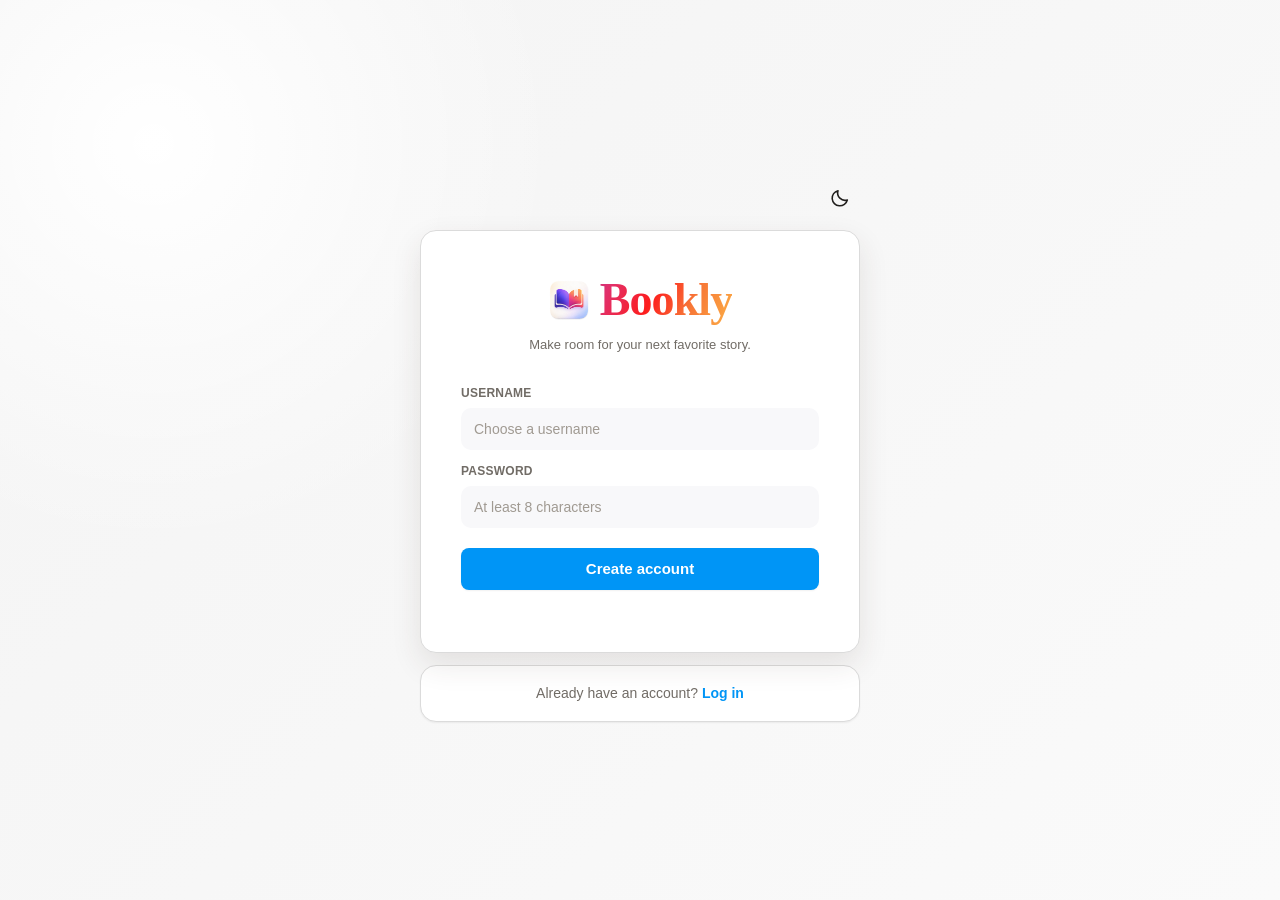
<file: frontend/index.html>
<!doctype html>
<html lang="en">
<head>
    <meta charset="utf-8"><meta name="viewport" content="width=device-width, initial-scale=1">
    <title>Create account | Bookly</title>
    <link rel="stylesheet" href="assets/css/main.css"><link rel="stylesheet" href="assets/css/auth.css">
</head>
<body data-page="register" data-shell="off">
<main class="auth auth-register">
    <div class="auth-main">
        <div class="auth-topbar">
            <button class="icon-btn" data-theme-toggle type="button" aria-label="Switch theme">
                <svg viewBox="0 0 24 24" fill="none" stroke="currentColor" stroke-width="1.7" stroke-linecap="round" stroke-linejoin="round" aria-hidden="true">
                    <path d="M20 14.2A8.2 8.2 0 0 1 9.8 4a8.4 8.4 0 1 0 10.2 10.2z"/>
                </svg>
            </button>
        </div>

        <section class="auth-card">
            <div class="auth-brand">
                <h1 class="brand auth-brand-lockup"><img src="assets/images/bookly-icon.png" alt=""><span>Bookly</span></h1>
                <p>Make room for your next favorite story.</p>
            </div>

            <form class="auth-form" id="register-form" novalidate>
                <div class="field">
                    <label for="username">Username</label>
                    <input class="input" id="username" type="text" minlength="3" maxlength="50" autocomplete="username" placeholder="Choose a username" required>
                </div>

                <div class="field">
                    <label for="password">Password</label>
                    <input class="input" id="password" type="password" minlength="8" maxlength="50" autocomplete="new-password" placeholder="At least 8 characters" required>
                </div>

                <button class="btn btn-primary btn-lg btn-block auth-submit" type="submit">Create account</button>
                <p id="register-message" class="form-message" role="status" aria-live="polite"></p>
            </form>
        </section>

        <section class="auth-switch">
            Already have an account?
            <a href="login.html">Log in</a>
        </section>
    </div>
</main>
<script src="assets/js/config.js"></script><script src="assets/js/api.js"></script><script src="assets/js/theme.js"></script><script src="assets/js/auth.js"></script>
</body>
</html>
</file>
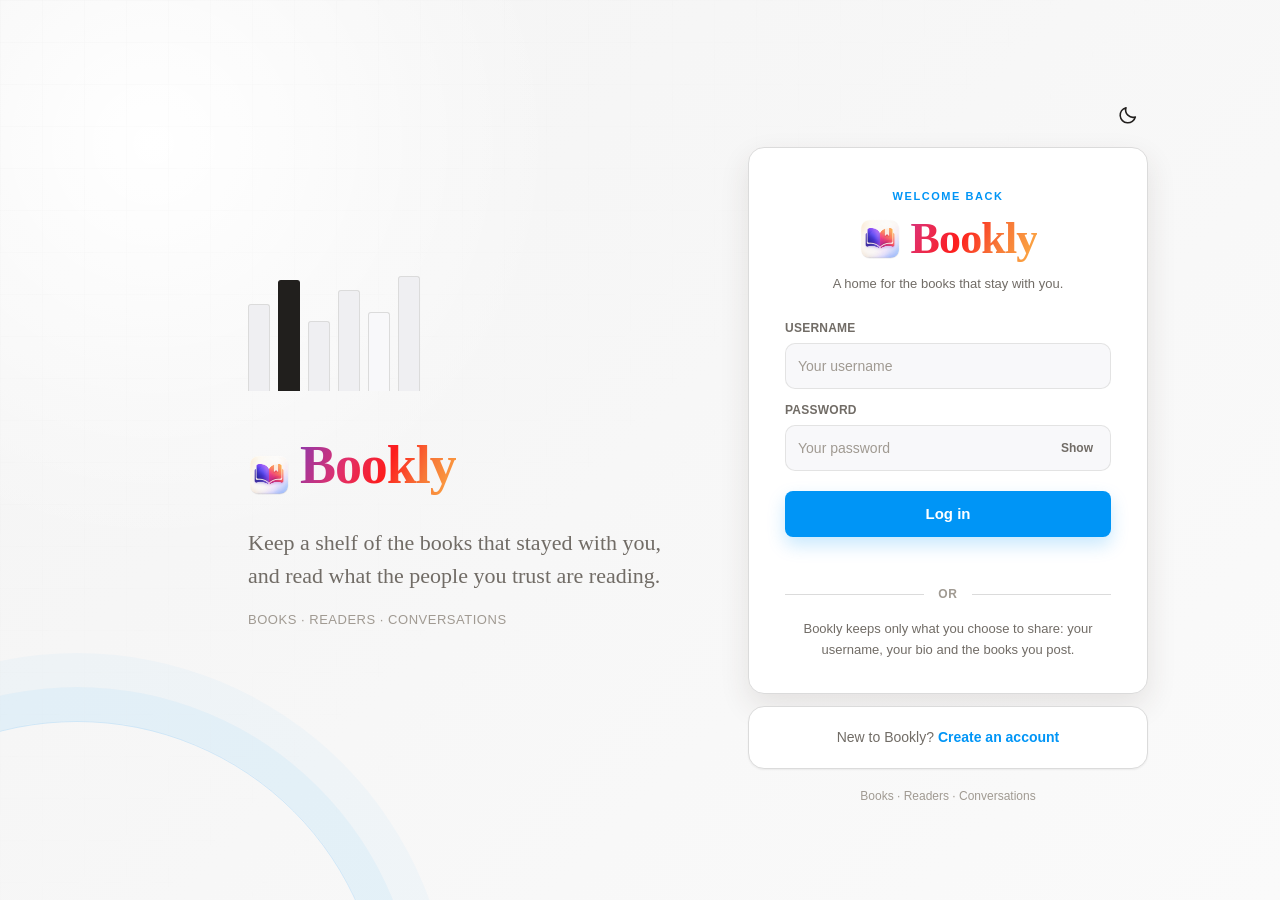
<file: frontend/comments.html>
<!doctype html>
<html lang="en">
<head>
    <meta charset="utf-8">

    <meta
        name="viewport"
        content="width=device-width, initial-scale=1, viewport-fit=cover"
    >

    <meta name="description" content="Read and discuss a book post on Bookly.">

    <title>Post | Bookly</title>

    <link rel="stylesheet" href="assets/css/main.css">
    <link rel="stylesheet" href="assets/css/feed.css">
    <style>
        .post-action.is-liked svg,
        .comment-like.is-liked svg {
            color: var(--like);
            fill: var(--like);
        }
    </style>
</head>

<body
    data-page="comments"
    data-topbar-title="Post"
    data-topbar-back="feed.html"
>

<div class="app">

    <main class="shell">

        <div class="container container-wide" id="detail-root"></div>

    </main>

</div>

<script src="assets/js/config.js"></script>
<script src="assets/js/api.js"></script>
<script src="assets/js/theme.js"></script>
<script src="assets/js/app.js"></script>
<script src="assets/js/comments.js"></script>

</body>
</html>
</file>
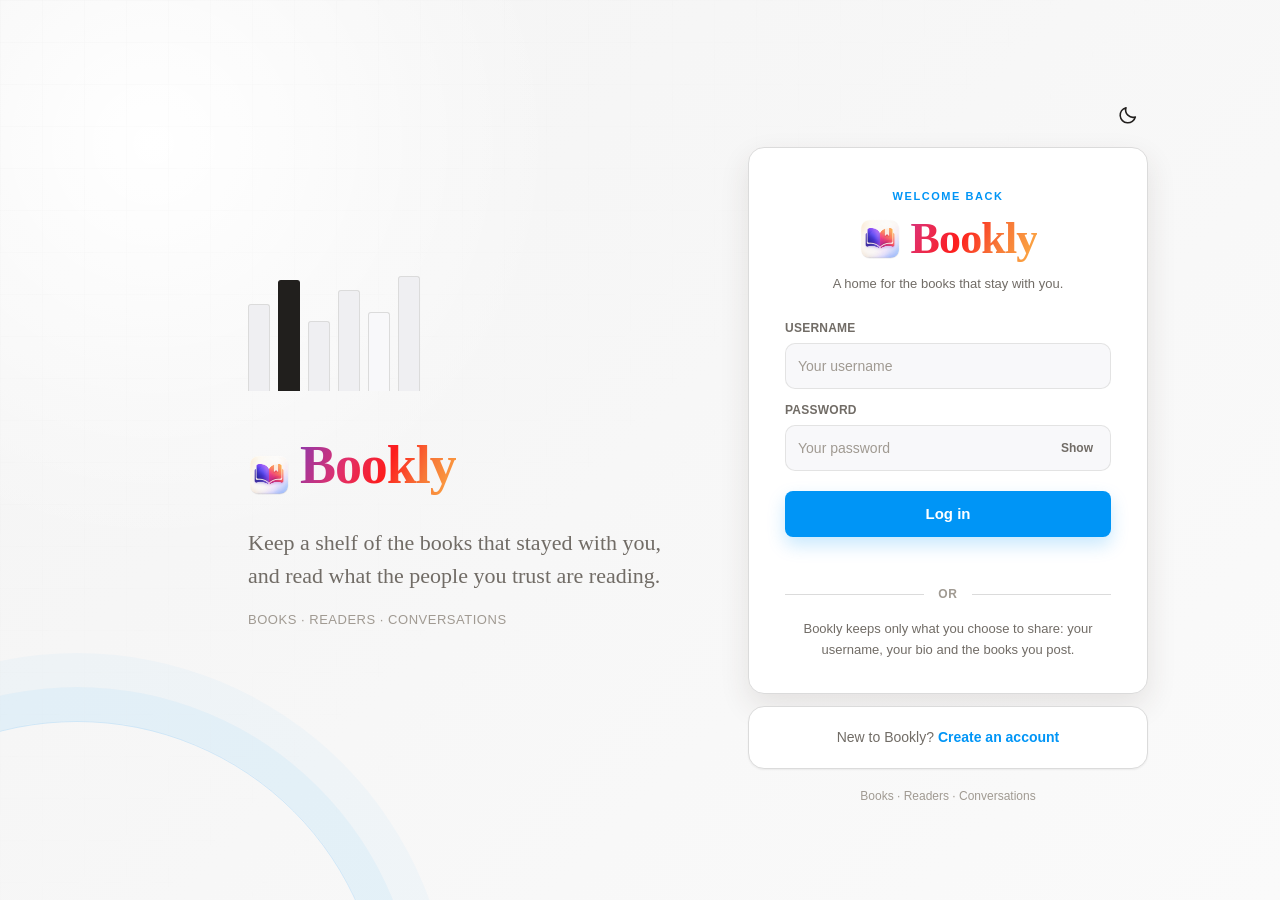
<file: frontend/create_post.html>
<!doctype html>
<html lang="en">
<head>
    <meta charset="utf-8">

    <meta
        name="viewport"
        content="width=device-width, initial-scale=1, viewport-fit=cover"
    >

    <meta name="description" content="Share a book with your readers on Bookly.">

    <title>Share a book | Bookly</title>

    <link rel="stylesheet" href="assets/css/main.css">
    <link rel="stylesheet" href="assets/css/feed.css">
</head>

<body
    data-page="create"
    data-topbar-title="Share a book"
    data-topbar-back="feed.html"
>

<div class="app">

    <main class="shell">

        <div class="container container-wide">

            <section class="composer">

                <header class="composer-head">
                    <a class="btn btn-ghost" href="feed.html">Cancel</a>

                    <h1 class="title-md">Share a book</h1>

                    <button
                        class="btn btn-ghost"
                        type="submit"
                        form="post-form"
                    >
                        Share
                    </button>
                </header>

                <form class="composer-grid" id="post-form" novalidate>

                    <div
                        class="composer-drop"
                        id="cover-drop"
                        role="button"
                        tabindex="0"
                        aria-label="Select a book cover"
                    >
                        <svg viewBox="0 0 24 24" fill="none" stroke="currentColor" stroke-width="1.5" stroke-linecap="round" stroke-linejoin="round" aria-hidden="true">
                            <rect x="3" y="4" width="18" height="16" rx="2.5"/>
                            <circle cx="8.5" cy="9.5" r="1.8"/>
                            <path d="m4 17 5-4.5 4 3.5 3-2.5 4 3.5"/>
                        </svg>

                        <h3>Drag a book cover here</h3>

                        <p>JPG, PNG, WEBP or GIF — optional</p>

                        <span class="btn btn-primary btn-sm">Select from device</span>
                    </div>

                    <input
                        id="cover"
                        type="file"
                        accept=".jpg,.jpeg,.png,.webp,.gif"
                        hidden
                    >

                    <div class="composer-form">

                        <div class="composer-user" id="composer-user"></div>

                        <div class="field">
                            <label for="title">Book title</label>

                            <input
                                class="input"
                                id="title"
                                type="text"
                                maxlength="255"
                                placeholder="The title on the spine"
                                autocomplete="off"
                                required
                            >

                            <span class="field-hint composer-counter" id="title-counter"></span>
                        </div>

                        <div class="field">
                            <label for="gist">Your short take</label>

                            <input
                                class="input"
                                id="gist"
                                type="text"
                                minlength="5"
                                placeholder="One line on what made it memorable"
                                autocomplete="off"
                                required
                            >

                            <span class="field-hint composer-counter" id="gist-counter"></span>
                        </div>

                        <div class="field">
                            <label for="description">Description</label>

                            <textarea
                                class="textarea"
                                id="description"
                                placeholder="What stayed with you? Who should read it?"
                                required
                            ></textarea>

                            <span class="field-hint composer-counter" id="description-counter"></span>
                        </div>

                        <div class="field">
                            <label for="permission">Who can comment</label>

                            <select class="select" id="permission">
                                <option value="anyone">Anyone</option>
                                <option value="followers">Followers only</option>
                                <option value="nobody">Nobody</option>
                            </select>
                        </div>

                        <p class="form-message" id="post-message"></p>

                        <div class="composer-footer">
                            <a class="btn btn-outline" href="feed.html">Cancel</a>

                            <button class="btn btn-primary" type="submit">Share</button>
                        </div>

                    </div>

                </form>

            </section>

        </div>

    </main>

</div>

<script src="assets/js/config.js"></script>
<script src="assets/js/api.js"></script>
<script src="assets/js/theme.js"></script>
<script src="assets/js/app.js"></script>
<script src="assets/js/create-post.js"></script>

</body>
</html>
</file>
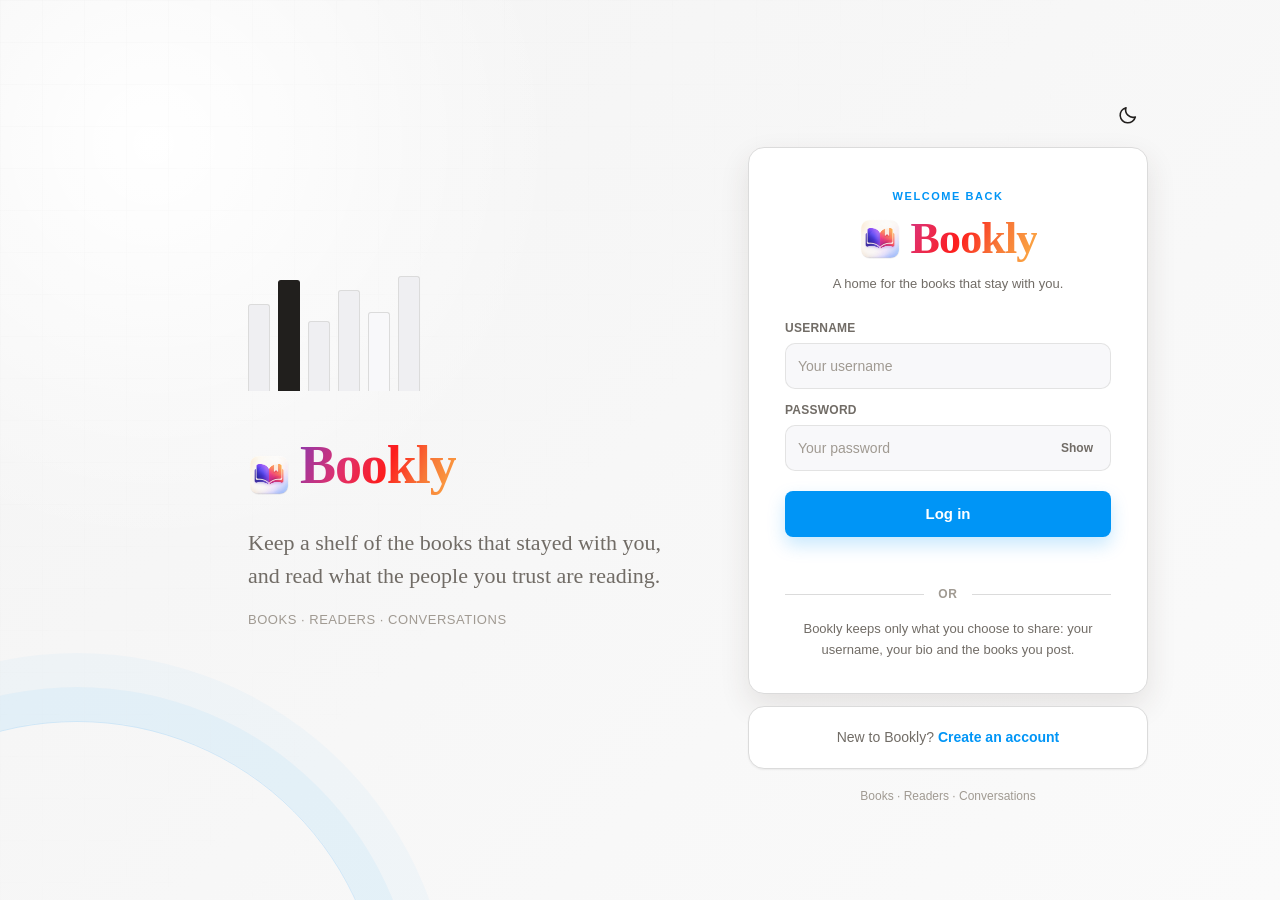
<file: frontend/feed.html>
<!doctype html>
<html lang="en">

<head>
    <meta charset="utf-8">

    <meta
        name="viewport"
        content="width=device-width, initial-scale=1, viewport-fit=cover"
    >

    <meta
        name="description"
        content="Bookly — a quiet social space for the books that stay with you."
    >

    <title>Bookly</title>

    <link rel="stylesheet" href="assets/css/main.css">
    <link rel="stylesheet" href="assets/css/feed.css?v=20260918">
    <style>
        .post-action.is-liked svg,
        .comment-like.is-liked svg {
            color: var(--like);
            fill: var(--like);
        }
    </style>
</head>

<body data-page="feed">

<div class="app">

    <main class="shell">

        <div class="feed-layout">

            <div class="feed-column">

                <section
                    id="feed"
                    aria-label="Book feed"
                ></section>

            </div>


            <aside
                class="feed-aside"
                aria-label="Suggestions"
            >

                <div class="feed-aside-sticky">

                    <div id="aside-me"></div>


                    <div>

                        <div class="aside-block-head">

                            <h3>
                                Readers you follow
                            </h3>

                            <button
                                class="btn btn-ghost btn-sm"
                                type="button"
                                data-action="open-search"
                            >
                                Find more
                            </button>

                        </div>


                        <div
                            class="aside-list"
                            id="aside-following"
                        >
                            <p class="aside-empty">
                                Loading your readers...
                            </p>
                        </div>

                    </div>


                    <div>

                        <div class="aside-block-head">

                            <h3>
                                Share what you are reading
                            </h3>

                        </div>

                        <a
                            class="btn btn-primary btn-block"
                            href="create_post.html"
                        >
                            Share a book
                        </a>

                    </div>


                    <footer class="aside-footer">

                        <div class="aside-footer-links">

                            <span>Feed</span>
                            <span>Profile</span>
                            <span>Share</span>
                            <span>Search</span>

                        </div>

                        <p>
                            © Bookly — a home for the books that stay with you.
                        </p>

                    </footer>

                </div>

            </aside>

        </div>

    </main>

</div>


<script src="assets/js/config.js"></script>
<script src="assets/js/api.js?v=20260918"></script>
<script src="assets/js/theme.js"></script>
<script src="assets/js/app.js"></script>
<script src="assets/js/feed.js"></script>

</body>

</html>
</file>
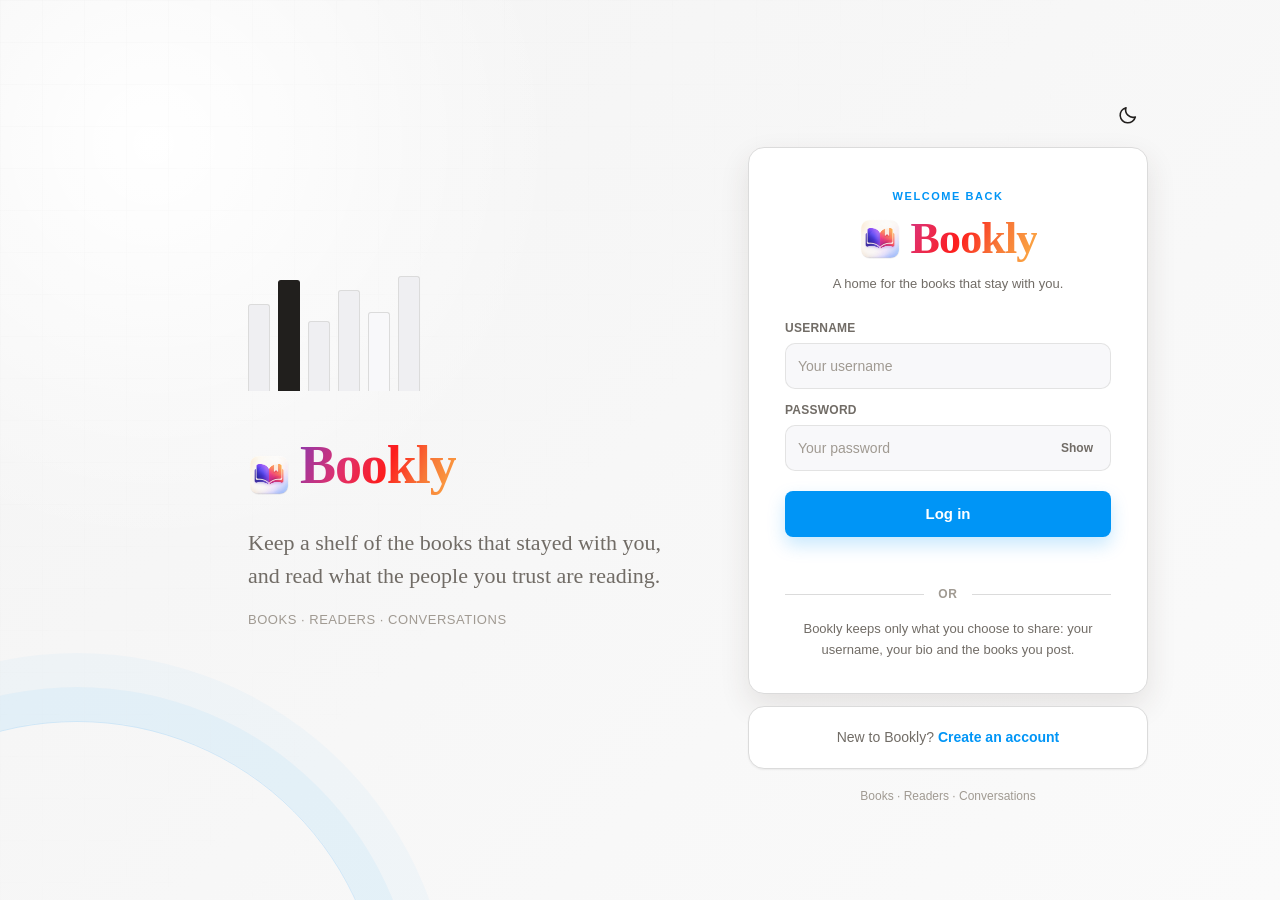
<file: frontend/login.html>
<!doctype html>
<html lang="en">
<head>
    <meta charset="utf-8">

    <meta
        name="viewport"
        content="width=device-width, initial-scale=1, viewport-fit=cover"
    >

    <meta name="description" content="Log in to Bookly.">

    <title>Log in | Bookly</title>

    <link rel="stylesheet" href="assets/css/main.css">
    <link rel="stylesheet" href="assets/css/auth.css">
</head>

<body data-page="login" data-shell="off">

<main class="auth auth-login">

    <section class="auth-visual" aria-hidden="true">

        <div class="auth-quote">

            <div class="auth-spines">
                <span class="auth-spine"></span>
                <span class="auth-spine"></span>
                <span class="auth-spine"></span>
                <span class="auth-spine"></span>
                <span class="auth-spine"></span>
                <span class="auth-spine"></span>
            </div>

            <span class="auth-brand-lockup"><img src="assets/images/bookly-icon.png" alt="Bookly"><span class="brand">Bookly</span></span>

            <p>
                Keep a shelf of the books that stayed with you, and read
                what the people you trust are reading.
            </p>

            <p class="auth-quote-meta">Books · Readers · Conversations</p>

        </div>

    </section>

    <div class="auth-main">

        <div class="auth-topbar">
            <button
                class="icon-btn"
                type="button"
                data-theme-toggle
                aria-label="Switch theme"
            >
                <svg viewBox="0 0 24 24" fill="none" stroke="currentColor" stroke-width="1.7" stroke-linecap="round" stroke-linejoin="round" aria-hidden="true">
                    <path d="M20 14.2A8.2 8.2 0 0 1 9.8 4a8.4 8.4 0 1 0 10.2 10.2z"/>
                </svg>
            </button>
        </div>

        <section class="auth-card">

            <div class="auth-brand">
                <span class="auth-kicker">Welcome back</span>
                <h1 class="brand auth-brand-lockup"><img src="assets/images/bookly-icon.png" alt=""><span>Bookly</span></h1>
                <p>A home for the books that stay with you.</p>
            </div>

            <form class="auth-form" id="login-form" novalidate>

                <div class="field">
                    <label for="username">Username</label>

                    <input
                        class="input"
                        id="username"
                        type="text"
                        minlength="3"
                        maxlength="50"
                        autocomplete="username"
                        placeholder="Your username"
                        required
                    >
                </div>

                <div class="field">
                    <label for="password">Password</label>

                    <div class="password-field">
                        <input
                            class="input"
                            id="password"
                            type="password"
                            minlength="8"
                            maxlength="50"
                            autocomplete="current-password"
                            placeholder="Your password"
                            required
                        >

                        <button
                            class="password-toggle"
                            type="button"
                            data-password-toggle="password"
                        >
                            Show
                        </button>
                    </div>
                </div>

                <button class="btn btn-primary btn-lg btn-block auth-submit" type="submit">
                    Log in
                </button>

                <p class="form-message" id="login-message" role="status" aria-live="polite"></p>

            </form>

            <div class="auth-divider"><span>or</span></div>

            <p class="auth-note">
                Bookly keeps only what you choose to share: your username,
                your bio and the books you post.
            </p>

        </section>

        <section class="auth-switch">
            New to Bookly?
            <a href="index.html">Create an account</a>
        </section>

        <p class="auth-foot">Books · Readers · Conversations</p>

    </div>

</main>

<script src="assets/js/config.js"></script>
<script src="assets/js/api.js"></script>
<script src="assets/js/theme.js"></script>
<script src="assets/js/auth.js"></script>

</body>
</html>
</file>
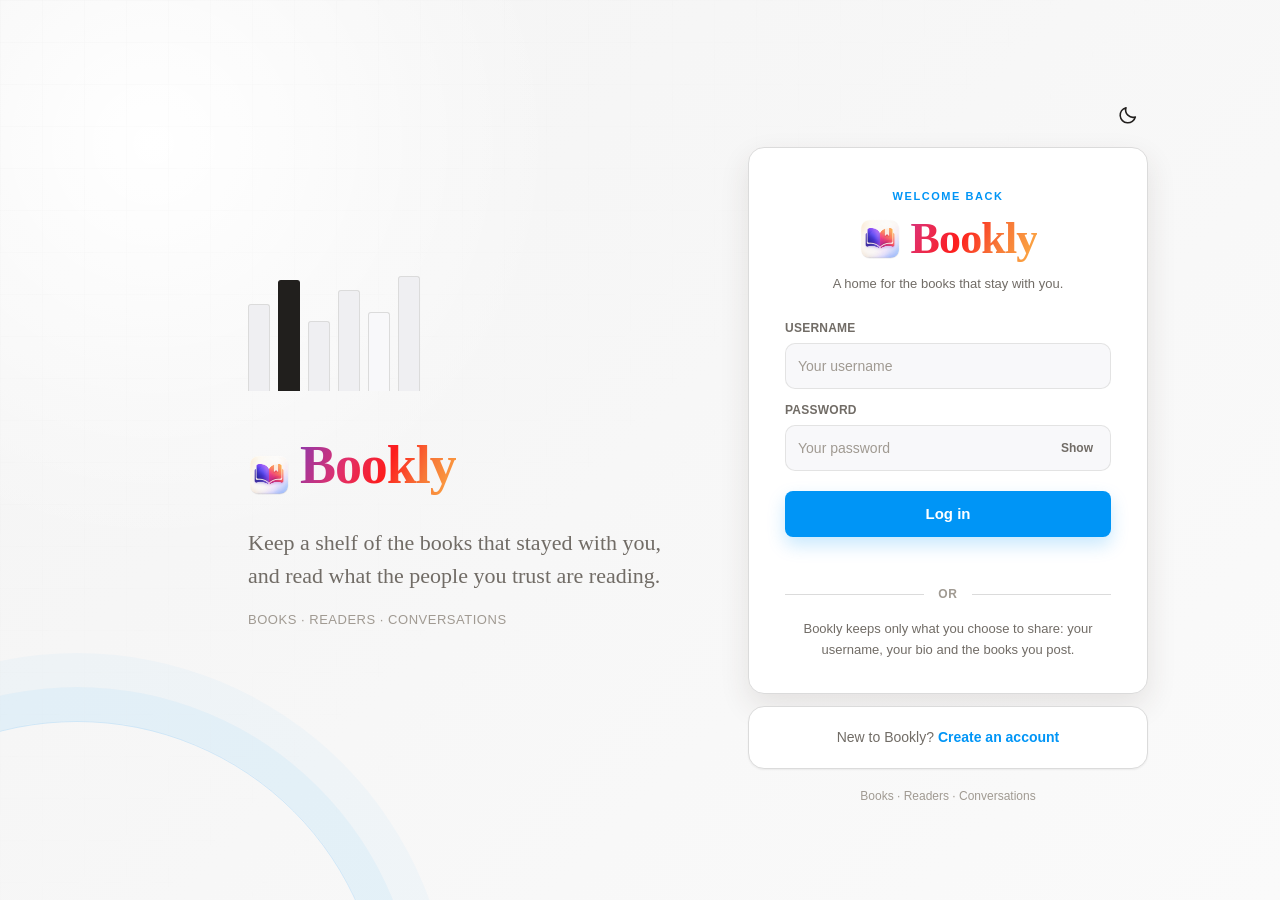
<file: frontend/profile.html>
<!doctype html>
<html lang="en">
<head>
    <meta charset="utf-8">

    <meta
        name="viewport"
        content="width=device-width, initial-scale=1, viewport-fit=cover"
    >

    <meta name="description" content="A reader's shelf on Bookly.">

    <title>Profile | Bookly</title>

    <link rel="stylesheet" href="assets/css/main.css">
    <link rel="stylesheet" href="assets/css/feed.css">
</head>

<body data-page="profile" data-topbar-title="Profile">

<div class="app">

    <main class="shell">

        <div class="container container-wide" id="profile-root"></div>

    </main>

</div>

<script src="assets/js/config.js"></script>
<script src="assets/js/api.js"></script>
<script src="assets/js/theme.js"></script>
<script src="assets/js/app.js"></script>
<script src="assets/js/profile.js?v=sessions-20260922"></script>
<script>
    (() => {
        const root = document.getElementById("profile-root");

        function syncProfileAvatar() {
            const source = root?.querySelector(".profile-avatar-wrap .avatar");

            if (!source) {
                return;
            }

            document
                .querySelectorAll('.sidebar a[href="profile.html"] .avatar, .tabbar a[href="profile.html"] .avatar')
                .forEach((target) => {
                    target.innerHTML = source.innerHTML;
                });
        }

        if (root) {
            new MutationObserver(syncProfileAvatar).observe(root, {
                childList: true,
                subtree: true
            });

            syncProfileAvatar();
        }
    })();
</script>

</body>
</html>
</file>
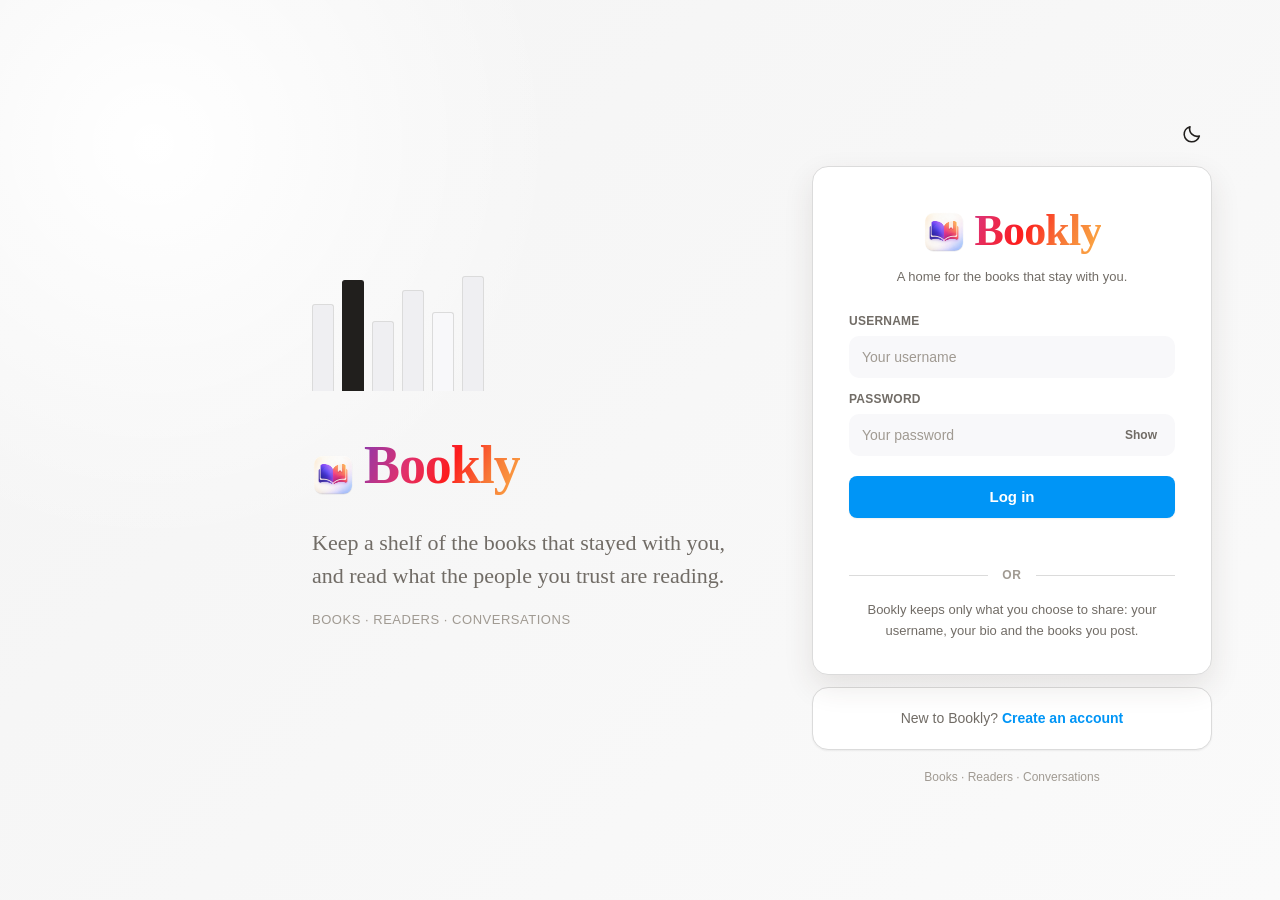
<file: frontend/pages/comments.html>
<!doctype html>
<html lang="en">
<head>
    <meta charset="utf-8">

    <meta
        name="viewport"
        content="width=device-width, initial-scale=1, viewport-fit=cover"
    >

    <meta name="description" content="Read and discuss a book post on Bookly.">

    <title>Post | Bookly</title>

    <link rel="stylesheet" href="../assets/css/main.css">
    <link rel="stylesheet" href="../assets/css/feed.css">
    <style>
        .post-action.is-liked svg,
        .comment-like.is-liked svg {
            color: var(--like);
            fill: var(--like);
        }
    </style>
</head>

<body
    data-page="comments"
    data-topbar-title="Post"
    data-topbar-back="feed.html"
>

<div class="app">

    <main class="shell">

        <div class="container container-wide" id="detail-root"></div>

    </main>

</div>

<script src="../assets/js/api.js"></script>
<script src="../assets/js/theme.js"></script>
<script src="../assets/js/app.js"></script>
<script src="../assets/js/comments.js"></script>

</body>
</html>
</file>
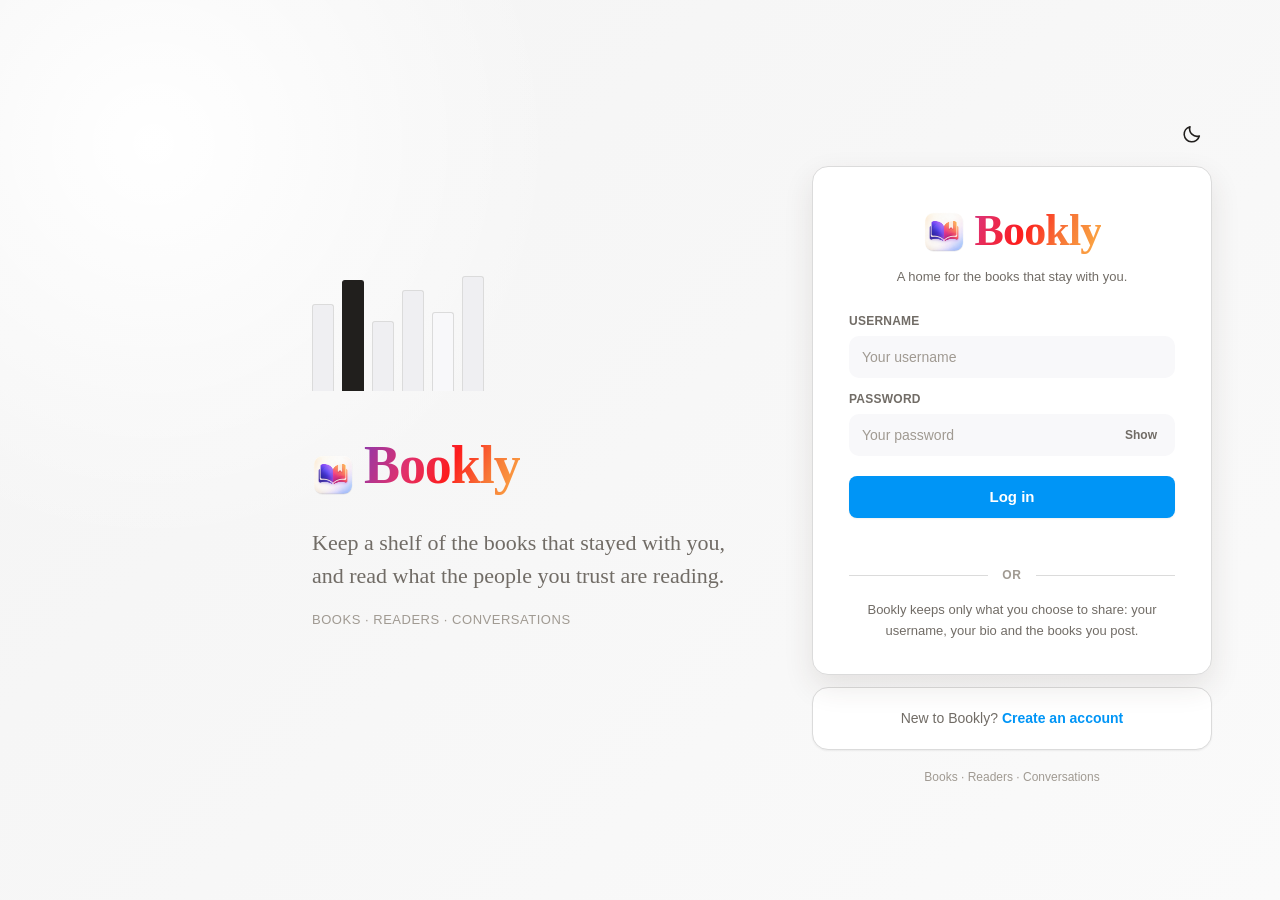
<file: frontend/pages/create_post.html>
<!doctype html>
<html lang="en">
<head>
    <meta charset="utf-8">

    <meta
        name="viewport"
        content="width=device-width, initial-scale=1, viewport-fit=cover"
    >

    <meta name="description" content="Share a book with your readers on Bookly.">

    <title>Share a book | Bookly</title>

    <link rel="stylesheet" href="../assets/css/main.css">
    <link rel="stylesheet" href="../assets/css/feed.css">
</head>

<body
    data-page="create"
    data-topbar-title="Share a book"
    data-topbar-back="feed.html"
>

<div class="app">

    <main class="shell">

        <div class="container container-wide">

            <section class="composer">

                <header class="composer-head">
                    <a class="btn btn-ghost" href="feed.html">Cancel</a>

                    <h1 class="title-md">Share a book</h1>

                    <button
                        class="btn btn-ghost"
                        type="submit"
                        form="post-form"
                    >
                        Share
                    </button>
                </header>

                <form class="composer-grid" id="post-form" novalidate>

                    <div
                        class="composer-drop"
                        id="cover-drop"
                        role="button"
                        tabindex="0"
                        aria-label="Select a book cover"
                    >
                        <svg viewBox="0 0 24 24" fill="none" stroke="currentColor" stroke-width="1.5" stroke-linecap="round" stroke-linejoin="round" aria-hidden="true">
                            <rect x="3" y="4" width="18" height="16" rx="2.5"/>
                            <circle cx="8.5" cy="9.5" r="1.8"/>
                            <path d="m4 17 5-4.5 4 3.5 3-2.5 4 3.5"/>
                        </svg>

                        <h3>Drag a book cover here</h3>

                        <p>JPG, PNG, WEBP or GIF — optional</p>

                        <span class="btn btn-primary btn-sm">Select from device</span>
                    </div>

                    <input
                        id="cover"
                        type="file"
                        accept=".jpg,.jpeg,.png,.webp,.gif"
                        hidden
                    >

                    <div class="composer-form">

                        <div class="composer-user" id="composer-user"></div>

                        <div class="field">
                            <label for="title">Book title</label>

                            <input
                                class="input"
                                id="title"
                                type="text"
                                maxlength="255"
                                placeholder="The title on the spine"
                                autocomplete="off"
                                required
                            >

                            <span class="field-hint composer-counter" id="title-counter"></span>
                        </div>

                        <div class="field">
                            <label for="gist">Your short take</label>

                            <input
                                class="input"
                                id="gist"
                                type="text"
                                minlength="5"
                                placeholder="One line on what made it memorable"
                                autocomplete="off"
                                required
                            >

                            <span class="field-hint composer-counter" id="gist-counter"></span>
                        </div>

                        <div class="field">
                            <label for="description">Description</label>

                            <textarea
                                class="textarea"
                                id="description"
                                placeholder="What stayed with you? Who should read it?"
                                required
                            ></textarea>

                            <span class="field-hint composer-counter" id="description-counter"></span>
                        </div>

                        <div class="field">
                            <label for="permission">Who can comment</label>

                            <select class="select" id="permission">
                                <option value="anyone">Anyone</option>
                                <option value="followers">Followers only</option>
                                <option value="nobody">Nobody</option>
                            </select>
                        </div>

                        <p class="form-message" id="post-message"></p>

                        <div class="composer-footer">
                            <a class="btn btn-outline" href="feed.html">Cancel</a>

                            <button class="btn btn-primary" type="submit">Share</button>
                        </div>

                    </div>

                </form>

            </section>

        </div>

    </main>

</div>

<script src="../assets/js/api.js"></script>
<script src="../assets/js/theme.js"></script>
<script src="../assets/js/app.js"></script>
<script src="../assets/js/create-post.js"></script>

</body>
</html>
</file>
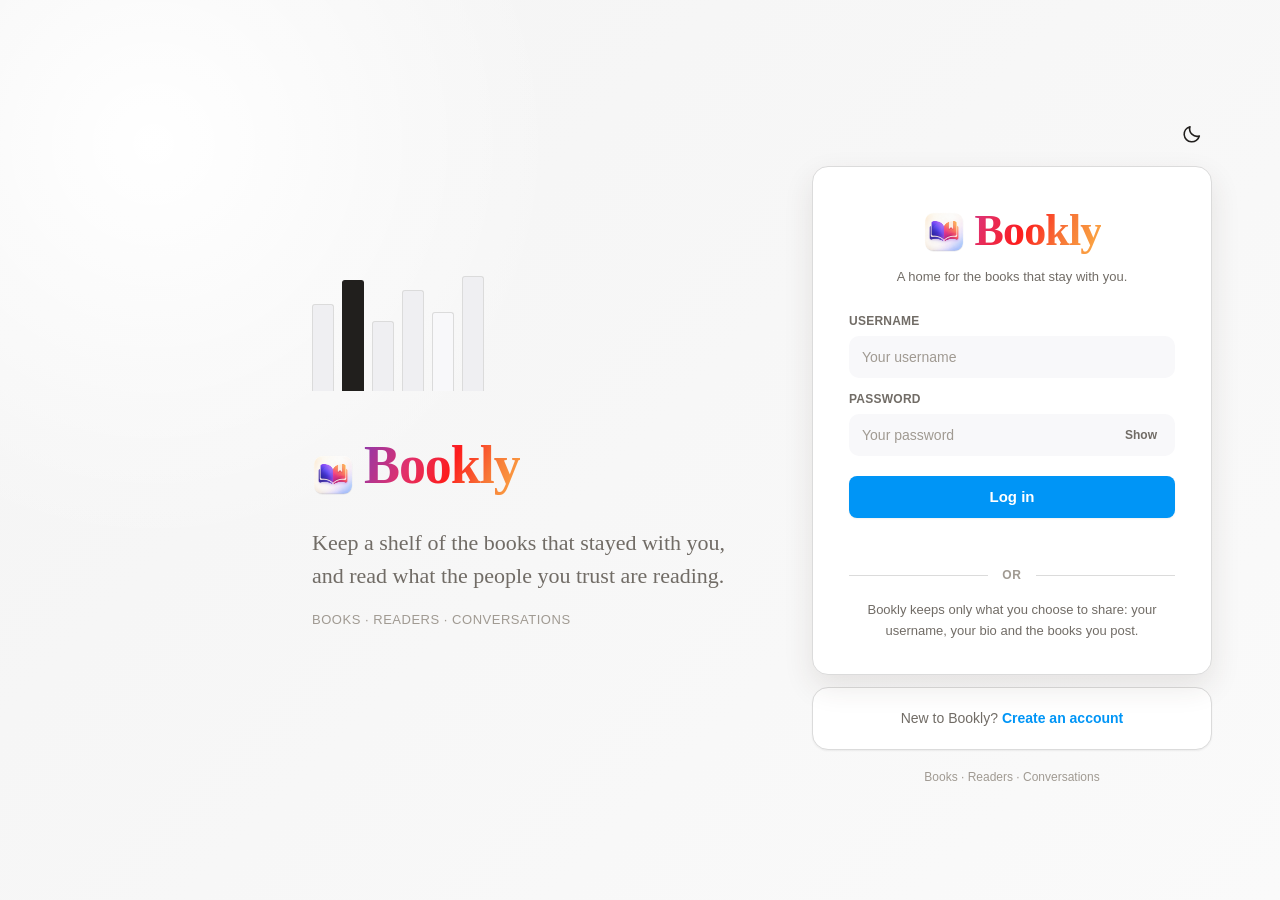
<file: frontend/pages/feed.html>
<!doctype html>
<html lang="en">

<head>
    <meta charset="utf-8">

    <meta
        name="viewport"
        content="width=device-width, initial-scale=1, viewport-fit=cover"
    >

    <meta
        name="description"
        content="Bookly — a quiet social space for the books that stay with you."
    >

    <title>Bookly</title>

    <link rel="stylesheet" href="../assets/css/main.css">
    <link rel="stylesheet" href="../assets/css/feed.css?v=20260918">
    <style>
        .post-action.is-liked svg,
        .comment-like.is-liked svg {
            color: var(--like);
            fill: var(--like);
        }
    </style>
</head>

<body data-page="feed">

<div class="app">

    <main class="shell">

        <div class="feed-layout">

            <div class="feed-column">

                <section
                    id="feed"
                    aria-label="Book feed"
                ></section>

            </div>


            <aside
                class="feed-aside"
                aria-label="Suggestions"
            >

                <div class="feed-aside-sticky">

                    <div id="aside-me"></div>


                    <div>

                        <div class="aside-block-head">

                            <h3>
                                Readers you follow
                            </h3>

                            <button
                                class="btn btn-ghost btn-sm"
                                type="button"
                                data-action="open-search"
                            >
                                Find more
                            </button>

                        </div>


                        <div
                            class="aside-list"
                            id="aside-following"
                        >
                            <p class="aside-empty">
                                Loading your readers...
                            </p>
                        </div>

                    </div>


                    <div>

                        <div class="aside-block-head">

                            <h3>
                                Share what you are reading
                            </h3>

                        </div>

                        <a
                            class="btn btn-primary btn-block"
                            href="create_post.html"
                        >
                            Share a book
                        </a>

                    </div>


                    <footer class="aside-footer">

                        <div class="aside-footer-links">

                            <span>Feed</span>
                            <span>Profile</span>
                            <span>Share</span>
                            <span>Search</span>

                        </div>

                        <p>
                            © Bookly — a home for the books that stay with you.
                        </p>

                    </footer>

                </div>

            </aside>

        </div>

    </main>

</div>


<script src="../assets/js/api.js?v=20260918"></script>
<script src="../assets/js/theme.js"></script>
<script src="../assets/js/app.js"></script>
<script src="../assets/js/feed.js"></script>

</body>

</html>
</file>
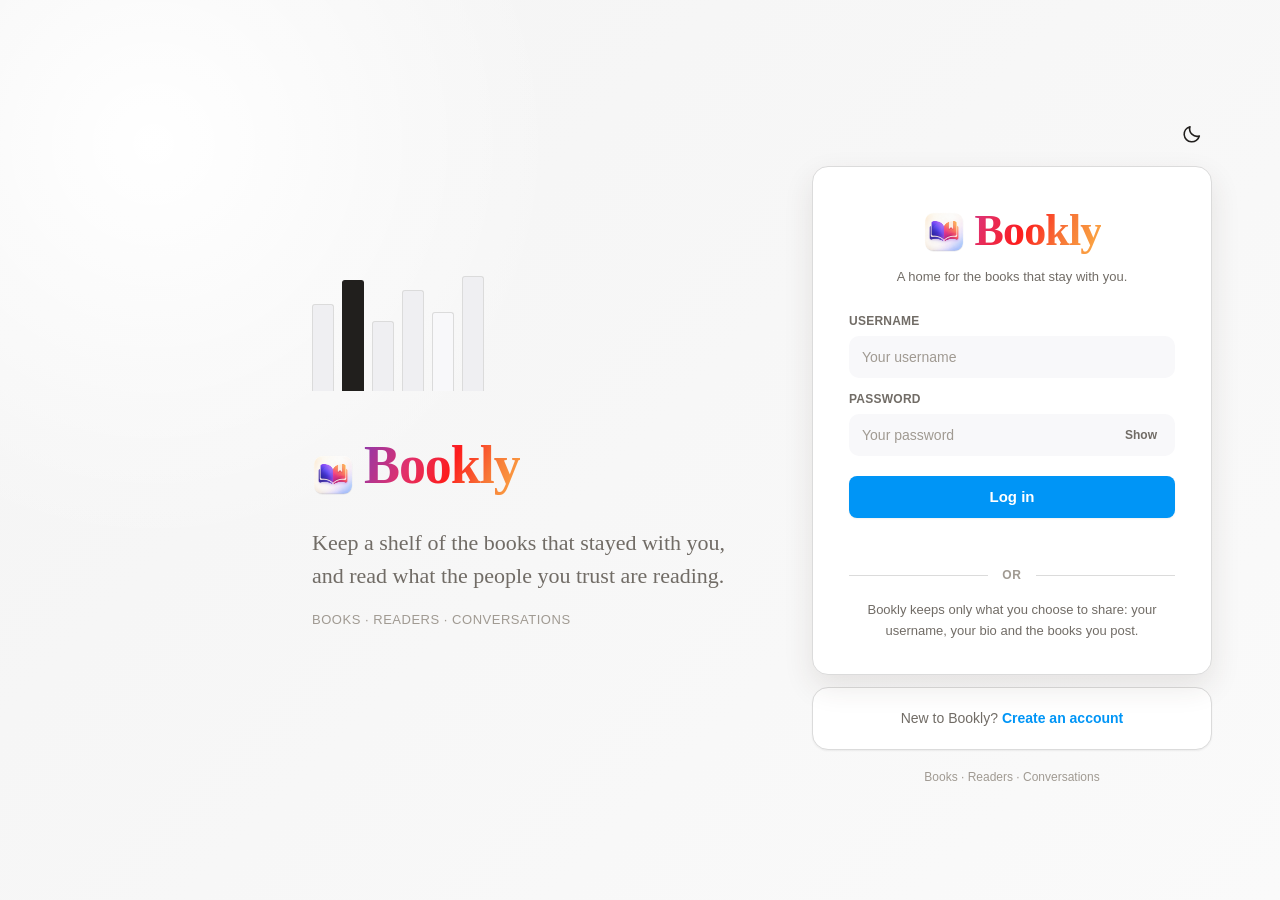
<file: frontend/pages/login.html>
<!doctype html>
<html lang="en">
<head>
    <meta charset="utf-8">

    <meta
        name="viewport"
        content="width=device-width, initial-scale=1, viewport-fit=cover"
    >

    <meta name="description" content="Log in to Bookly.">

    <title>Log in | Bookly</title>

    <link rel="stylesheet" href="../assets/css/main.css">
    <link rel="stylesheet" href="../assets/css/auth.css">
</head>

<body data-page="login" data-shell="off">

<main class="auth">

    <section class="auth-visual" aria-hidden="true">

        <div class="auth-quote">

            <div class="auth-spines">
                <span class="auth-spine"></span>
                <span class="auth-spine"></span>
                <span class="auth-spine"></span>
                <span class="auth-spine"></span>
                <span class="auth-spine"></span>
                <span class="auth-spine"></span>
            </div>

            <span class="auth-brand-lockup"><img src="../assets/images/bookly-icon.png" alt="Bookly"><span class="brand">Bookly</span></span>

            <p>
                Keep a shelf of the books that stayed with you, and read
                what the people you trust are reading.
            </p>

            <p class="auth-quote-meta">Books · Readers · Conversations</p>

        </div>

    </section>

    <div class="auth-main">

        <div class="auth-topbar">
            <button
                class="icon-btn"
                type="button"
                data-theme-toggle
                aria-label="Switch theme"
            >
                <svg viewBox="0 0 24 24" fill="none" stroke="currentColor" stroke-width="1.7" stroke-linecap="round" stroke-linejoin="round" aria-hidden="true">
                    <path d="M20 14.2A8.2 8.2 0 0 1 9.8 4a8.4 8.4 0 1 0 10.2 10.2z"/>
                </svg>
            </button>
        </div>

        <section class="auth-card">

            <div class="auth-brand">
                <h1 class="brand auth-brand-lockup"><img src="../assets/images/bookly-icon.png" alt=""><span>Bookly</span></h1>
                <p>A home for the books that stay with you.</p>
            </div>

            <form class="auth-form" id="login-form" novalidate>

                <div class="field">
                    <label for="username">Username</label>

                    <input
                        class="input"
                        id="username"
                        type="text"
                        minlength="3"
                        maxlength="50"
                        autocomplete="username"
                        placeholder="Your username"
                        required
                    >
                </div>

                <div class="field">
                    <label for="password">Password</label>

                    <div class="password-field">
                        <input
                            class="input"
                            id="password"
                            type="password"
                            minlength="8"
                            maxlength="50"
                            autocomplete="current-password"
                            placeholder="Your password"
                            required
                        >

                        <button
                            class="password-toggle"
                            type="button"
                            data-password-toggle="password"
                        >
                            Show
                        </button>
                    </div>
                </div>

                <button class="btn btn-primary btn-lg btn-block auth-submit" type="submit">
                    Log in
                </button>

                <p class="form-message" id="login-message" role="status" aria-live="polite"></p>

            </form>

            <div class="auth-divider"><span>or</span></div>

            <p class="auth-note">
                Bookly keeps only what you choose to share: your username,
                your bio and the books you post.
            </p>

        </section>

        <section class="auth-switch">
            New to Bookly?
            <a href="register.html">Create an account</a>
        </section>

        <p class="auth-foot">Books · Readers · Conversations</p>

    </div>

</main>

<script src="../assets/js/api.js"></script>
<script src="../assets/js/theme.js"></script>
<script src="../assets/js/auth.js"></script>

</body>
</html>
</file>
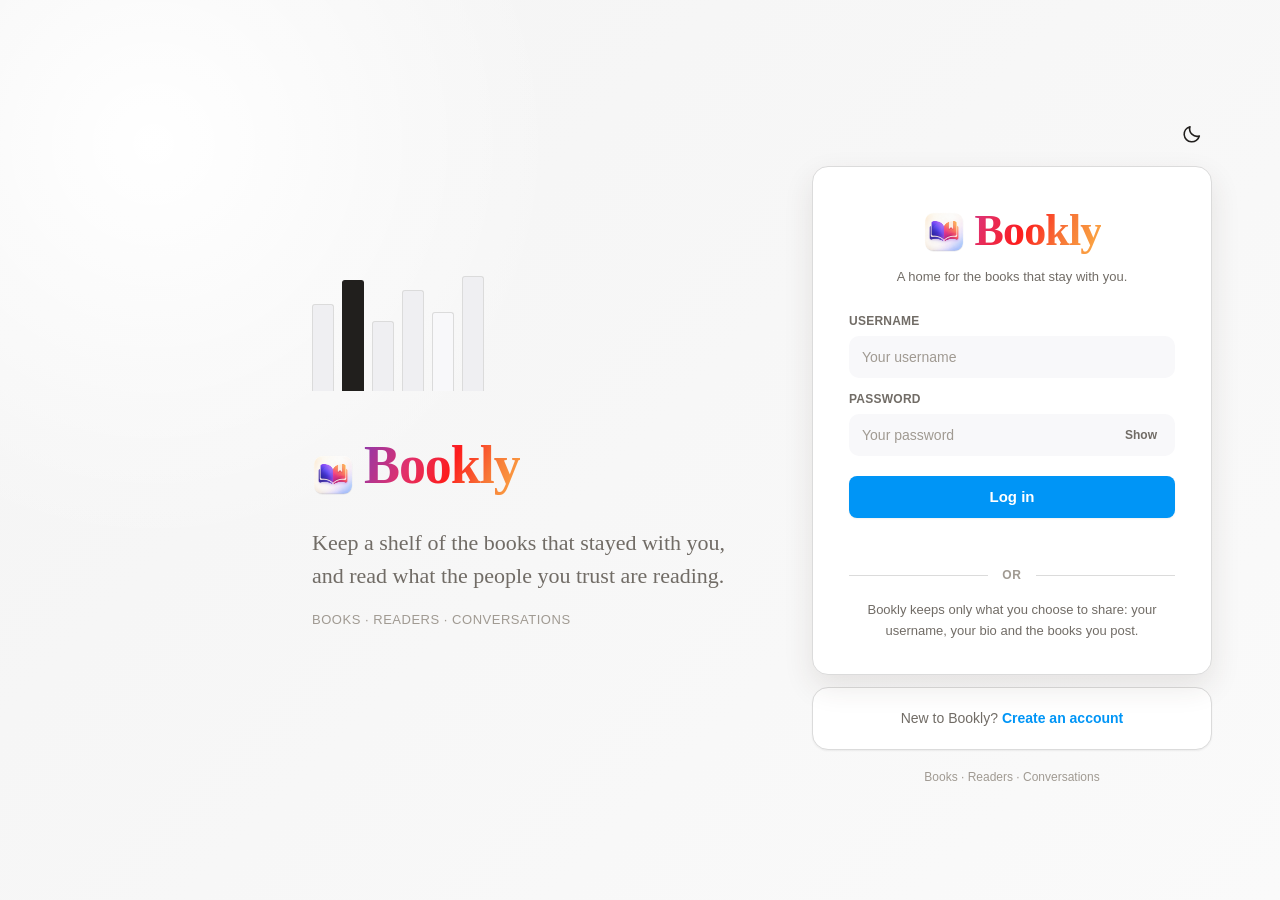
<file: frontend/pages/profile.html>
<!doctype html>
<html lang="en">
<head>
    <meta charset="utf-8">

    <meta
        name="viewport"
        content="width=device-width, initial-scale=1, viewport-fit=cover"
    >

    <meta name="description" content="A reader's shelf on Bookly.">

    <title>Profile | Bookly</title>

    <link rel="stylesheet" href="../assets/css/main.css">
    <link rel="stylesheet" href="../assets/css/feed.css">
</head>

<body data-page="profile" data-topbar-title="Profile">

<div class="app">

    <main class="shell">

        <div class="container container-wide" id="profile-root"></div>

    </main>

</div>

<script src="../assets/js/api.js"></script>
<script src="../assets/js/theme.js"></script>
<script src="../assets/js/app.js"></script>
<script src="../assets/js/profile.js?v=sessions-20260922"></script>
<script>
    (() => {
        const root = document.getElementById("profile-root");

        function syncProfileAvatar() {
            const source = root?.querySelector(".profile-avatar-wrap .avatar");

            if (!source) {
                return;
            }

            document
                .querySelectorAll('.sidebar a[href="profile.html"] .avatar, .tabbar a[href="profile.html"] .avatar')
                .forEach((target) => {
                    target.innerHTML = source.innerHTML;
                });
        }

        if (root) {
            new MutationObserver(syncProfileAvatar).observe(root, {
                childList: true,
                subtree: true
            });

            syncProfileAvatar();
        }
    })();
</script>

</body>
</html>
</file>
<file: frontend/assets/css/main.css>
/* ==========================================================================
   Bookly — main.css
   Design tokens, resets, app shell (sidebar / topbar / tabbar) and primitives.
   Palette is strictly black / white / gray.
   ========================================================================== */

/* --------------------------------------------------------------------------
   1. Tokens
   -------------------------------------------------------------------------- */

:root {
    color-scheme: light;

    --bg: #f3f1ee;
    --bg-muted: #ece9e5;
    --surface: #fffdfa;
    --surface-2: #f7f4f0;
    --surface-3: #ebe7e1;

    --border: #ded9d2;
    --border-strong: #c9c1b8;

    --text: #211f1d;
    --text-2: #716c66;
    --text-3: #a09a92;
    --text-inverse: #ffffff;

    --solid: #292624;
    --solid-hover: #45403c;
    --solid-text: #ffffff;
    --accent: #0095F6;
    --accent-soft: #E8F3FF;
    --like: #FF3040;

    --overlay: rgba(10, 10, 10, 0.55);
    --skeleton-a: #efefef;
    --skeleton-b: #e2e2e2;

    --shadow-sm: 0 1px 2px rgba(0, 0, 0, 0.06);
    --shadow-md: 0 4px 16px rgba(0, 0, 0, 0.08);
    --shadow-lg: 0 16px 48px rgba(0, 0, 0, 0.16);

    --radius-sm: 6px;
    --radius-md: 10px;
    --radius-lg: 16px;
    --radius-pill: 999px;

    --sidebar-w: 72px;
    --sidebar-w-xl: 244px;
    --topbar-h: 54px;
    --tabbar-h: 52px;
    --feed-w: 630px;
    --aside-w: 320px;

    --font: -apple-system, BlinkMacSystemFont, "Segoe UI", Roboto, Helvetica,
        Arial, "Apple Color Emoji", "Segoe UI Emoji", sans-serif;
    --font-brand: Georgia, "Iowan Old Style", "Times New Roman", serif;

    --ease: cubic-bezier(0.22, 0.61, 0.36, 1);
    --dur: 180ms;
}

[data-theme="dark"] {
    color-scheme: dark;

    --bg: #111827;
    --bg-muted: #0f172a;
    --surface: #1b2433;
    --surface-2: #263246;
    --surface-3: #334155;

    --border: #39465a;
    --border-strong: #53647d;

    --text: #eef2ff;
    --text-2: #aab7cc;
    --text-3: #7f8da3;
    --text-inverse: #101827;

    --solid: #eee9e2;
    --solid-hover: #ffffff;
    --solid-text: #171614;
    --accent: #0095F6;
    --accent-soft: #182A38;
    --like: #FF3040;

    --overlay: rgba(0, 0, 0, 0.72);
    --skeleton-a: #1a1a1a;
    --skeleton-b: #242424;

    --shadow-sm: 0 1px 2px rgba(0, 0, 0, 0.6);
    --shadow-md: 0 4px 16px rgba(0, 0, 0, 0.7);
    --shadow-lg: 0 16px 48px rgba(0, 0, 0, 0.8);
}

/* --------------------------------------------------------------------------
   2. Reset
   -------------------------------------------------------------------------- */

*,
*::before,
*::after {
    box-sizing: border-box;
}

html {
    -webkit-text-size-adjust: 100%;
}

body {
    margin: 0;
    background: var(--bg);
    color: var(--text);
    font-family: var(--font);
    font-size: 14px;
    line-height: 1.5;
    -webkit-font-smoothing: antialiased;
    -moz-osx-font-smoothing: grayscale;
}

h1,
h2,
h3,
h4,
p,
figure {
    margin: 0;
}

img,
svg {
    display: block;
    max-width: 100%;
}

button,
input,
select,
textarea {
    font: inherit;
    color: inherit;
}

button {
    background: none;
    border: 0;
    padding: 0;
    cursor: pointer;
}

a {
    color: inherit;
    text-decoration: none;
}

ul {
    margin: 0;
    padding: 0;
    list-style: none;
}

:focus-visible {
    outline: 2px solid var(--text);
    outline-offset: 2px;
    border-radius: var(--radius-sm);
}

::selection {
    background: var(--text);
    color: var(--text-inverse);
}

* {
    scrollbar-width: thin;
    scrollbar-color: var(--border-strong) transparent;
}

*::-webkit-scrollbar {
    width: 8px;
    height: 8px;
}

*::-webkit-scrollbar-thumb {
    background: var(--border-strong);
    border-radius: var(--radius-pill);
}

*::-webkit-scrollbar-track {
    background: transparent;
}

/* --------------------------------------------------------------------------
   3. Typography helpers
   -------------------------------------------------------------------------- */

.brand {
    font-family: var(--font-brand);
    font-size: 24px;
    letter-spacing: -0.02em;
    font-weight: 600;
}

.title-lg {
    font-size: 20px;
    font-weight: 600;
    letter-spacing: -0.01em;
}

.title-md {
    font-size: 16px;
    font-weight: 600;
}

.meta {
    color: var(--text-2);
    font-size: 12px;
}

.muted {
    color: var(--text-2);
}

.truncate {
    overflow: hidden;
    text-overflow: ellipsis;
    white-space: nowrap;
}

.visually-hidden {
    position: absolute;
    width: 1px;
    height: 1px;
    margin: -1px;
    padding: 0;
    overflow: hidden;
    clip: rect(0 0 0 0);
    white-space: nowrap;
    border: 0;
}

/* --------------------------------------------------------------------------
   4. Buttons
   -------------------------------------------------------------------------- */

.btn {
    display: inline-flex;
    align-items: center;
    justify-content: center;
    gap: 8px;
    height: 34px;
    padding: 0 16px;
    border-radius: var(--radius-md);
    border: 1px solid transparent;
    font-size: 14px;
    font-weight: 600;
    white-space: nowrap;
    transition: background var(--dur) var(--ease), color var(--dur) var(--ease),
        border-color var(--dur) var(--ease), transform var(--dur) var(--ease),
        opacity var(--dur) var(--ease);
}

.btn:active {
    transform: scale(0.97);
}

.btn[disabled] {
    opacity: 0.5;
    pointer-events: none;
}

.btn-primary {
    background: var(--accent);
    color: var(--solid-text);
}

.btn-primary:hover {
    background: #3f4aa3;
}

.btn-secondary {
    background: var(--surface-2);
    color: var(--text);
}

.btn-secondary:hover {
    background: var(--surface-3);
}

.btn-outline {
    background: transparent;
    border-color: var(--border);
    color: var(--text);
}

.btn-outline:hover {
    background: var(--surface-2);
    border-color: var(--border-strong);
}

.btn-danger {
    background: transparent;
    border-color: var(--border);
    color: var(--text);
}

.btn-danger:hover {
    background: var(--surface-2);
    border-color: var(--text);
}

.btn-ghost {
    background: transparent;
    color: var(--text-2);
    height: 32px;
    padding: 0 10px;
}

.btn-ghost:hover {
    color: var(--text);
    background: var(--surface-2);
}

.btn-block {
    width: 100%;
}

.btn-lg {
    height: 42px;
    padding: 0 22px;
    font-size: 15px;
}

.btn-sm {
    height: 30px;
    padding: 0 12px;
    font-size: 13px;
}

.btn-icon {
    width: 34px;
    padding: 0;
    flex: none;
}

.btn svg {
    width: 16px;
    height: 16px;
    flex: none;
}

.link {
    color: var(--accent);
    font-weight: 600;
}

.link:hover {
    color: var(--text-2);
}

.icon-btn {
    display: inline-flex;
    align-items: center;
    justify-content: center;
    width: 40px;
    height: 40px;
    border-radius: var(--radius-pill);
    color: var(--text);
    transition: background var(--dur) var(--ease),
        transform var(--dur) var(--ease);
}

.icon-btn:hover {
    background: var(--surface-2);
}

.icon-btn:active {
    transform: scale(0.92);
}

.icon-btn svg {
    width: 22px;
    height: 22px;
}

/* --------------------------------------------------------------------------
   5. Forms
   -------------------------------------------------------------------------- */

.field {
    display: flex;
    flex-direction: column;
    gap: 6px;
    margin-bottom: 14px;
}

.field > label {
    font-size: 12px;
    font-weight: 600;
    letter-spacing: 0.02em;
    text-transform: uppercase;
    color: var(--text-2);
}

.input,
.textarea,
.select {
    width: 100%;
    background: var(--surface-2);
    border: 1px solid transparent;
    border-radius: var(--radius-md);
    padding: 10px 12px;
    font-size: 14px;
    color: var(--text);
    transition: border-color var(--dur) var(--ease),
        background var(--dur) var(--ease);
}

.input::placeholder,
.textarea::placeholder {
    color: var(--text-3);
}

.input:focus,
.textarea:focus,
.select:focus {
    outline: none;
    border-color: var(--border-strong);
    background: var(--surface);
}

.textarea {
    min-height: 110px;
    resize: vertical;
    line-height: 1.6;
}

.select {
    appearance: none;
    background-image: linear-gradient(45deg, transparent 50%, var(--text-2) 50%),
        linear-gradient(135deg, var(--text-2) 50%, transparent 50%);
    background-position: calc(100% - 18px) 50%, calc(100% - 13px) 50%;
    background-size: 5px 5px, 5px 5px;
    background-repeat: no-repeat;
    padding-right: 36px;
}

.field-hint {
    font-size: 12px;
    color: var(--text-3);
}

.switch-row {
    display: flex;
    align-items: center;
    justify-content: space-between;
    gap: 16px;
    padding: 14px 0;
    border-top: 1px solid var(--border);
}

.switch-row-text strong {
    display: block;
    font-size: 14px;
}

.switch {
    position: relative;
    display: inline-block;
    width: 42px;
    height: 24px;
    flex: none;
}

.switch input {
    position: absolute;
    opacity: 0;
    width: 100%;
    height: 100%;
    margin: 0;
    cursor: pointer;
    z-index: 1;
}

.switch-track {
    position: absolute;
    inset: 0;
    border-radius: var(--radius-pill);
    background: var(--surface-3);
    border: 1px solid var(--border);
    transition: background var(--dur) var(--ease),
        border-color var(--dur) var(--ease);
}

.switch-track::after {
    content: "";
    position: absolute;
    top: 50%;
    left: 3px;
    width: 16px;
    height: 16px;
    transform: translateY(-50%);
    border-radius: 50%;
    background: var(--text-2);
    transition: transform var(--dur) var(--ease),
        background var(--dur) var(--ease);
}

.switch input:checked + .switch-track {
    background: var(--solid);
    border-color: var(--solid);
}

.switch input:checked + .switch-track::after {
    transform: translate(18px, -50%);
    background: var(--solid-text);
}

.form-message {
    min-height: 18px;
    font-size: 13px;
    color: var(--text-2);
    margin-top: 10px;
}

.form-message.is-error {
    color: var(--text);
    font-weight: 600;
}

.form-message.is-success {
    color: var(--text-2);
    font-weight: 600;
}

/* --------------------------------------------------------------------------
   6. Avatars
   -------------------------------------------------------------------------- */

.avatar {
    display: inline-flex;
    align-items: center;
    justify-content: center;
    width: 32px;
    height: 32px;
    flex: none;
    border-radius: 50%;
    background: var(--surface-3);
    color: var(--text);
    font-weight: 600;
    font-size: 13px;
    text-transform: uppercase;
    user-select: none;
    overflow: hidden;
    border: 1px solid var(--border);
}

.avatar img {
    width: 100%;
    height: 100%;
    object-fit: cover;
}

.avatar-sm {
    width: 26px;
    height: 26px;
    font-size: 11px;
}

.avatar-md {
    width: 44px;
    height: 44px;
    font-size: 16px;
}

.avatar-lg {
    width: 77px;
    height: 77px;
    font-size: 28px;
}

.avatar-xl {
    width: 96px;
    height: 96px;
    font-size: 34px;
}

/* --------------------------------------------------------------------------
   7. App shell
   -------------------------------------------------------------------------- */

.app {
    min-height: 100vh;
    padding-bottom: calc(var(--tabbar-h) + env(safe-area-inset-bottom, 0px));
}

.sidebar {
    display: none;
    position: fixed;
    top: 0;
    left: 0;
    bottom: 0;
    width: var(--sidebar-w);
    padding: 8px 12px 20px;
    border-right: 1px solid var(--border);
    background: var(--bg);
    z-index: 40;
    flex-direction: column;
    transition: width var(--dur) var(--ease);
}

.sidebar-brand {
    display: flex;
    align-items: center;
    gap: 12px;
    height: 72px;
    padding: 0 12px;
    margin-bottom: 8px;
}

.brand-mark {
    display: inline-flex;
    align-items: center;
    justify-content: center;
    width: 26px;
    height: 26px;
    flex: none;
    color: var(--text);
}

.brand-mark svg {
    width: 26px;
    height: 26px;
}

.bookly-brand-icon { width: 30px; height: 30px; object-fit: contain; }
.topbar-brand { display: inline-flex; align-items: center; gap: 8px; }
.topbar-brand .bookly-brand-icon { width: 28px; height: 28px; }

.sidebar-brand .brand-text {
    display: none;
}

.sidebar-nav {
    display: flex;
    flex-direction: column;
    gap: 4px;
    flex: 1;
}

.sidebar-foot {
    display: flex;
    flex-direction: column;
    gap: 4px;
    padding-top: 8px;
}

.nav-link {
    display: flex;
    align-items: center;
    gap: 16px;
    height: 48px;
    padding: 0 12px;
    border-radius: var(--radius-lg);
    color: var(--text);
    transition: background var(--dur) var(--ease),
        transform var(--dur) var(--ease);
}

.nav-link:hover {
    background: var(--surface-2);
}

.nav-link:active {
    transform: scale(0.98);
}

.nav-link svg {
    width: 24px;
    height: 24px;
    flex: none;
}

.nav-link span {
    display: none;
    font-size: 15px;
}

.nav-link.is-active {
    font-weight: 700;
    color: var(--accent);
    background: var(--accent-soft);
}

.nav-link.is-active svg {
    stroke-width: 2.4;
}

.nav-link .avatar {
    width: 24px;
    height: 24px;
    font-size: 11px;
}

.nav-link.is-active .avatar {
    border-color: var(--text);
    border-width: 2px;
}

.topbar {
    position: sticky;
    top: 0;
    z-index: 35;
    display: flex;
    align-items: center;
    justify-content: space-between;
    gap: 12px;
    height: var(--topbar-h);
    padding: 0 8px 0 16px;
    background: var(--bg);
    border-bottom: 1px solid var(--border);
}

.topbar .brand {
    font-size: 22px;
}

.topbar-actions {
    display: flex;
    align-items: center;
    gap: 2px;
}

.topbar-title {
    display: inline-flex;
    align-items: center;
    gap: 10px;
    font-weight: 600;
    font-size: 16px;
    min-width: 0;
}

.tabbar {
    position: fixed;
    left: 0;
    right: 0;
    bottom: 0;
    z-index: 40;
    display: flex;
    align-items: center;
    justify-content: space-around;
    height: calc(var(--tabbar-h) + env(safe-area-inset-bottom, 0px));
    padding-bottom: env(safe-area-inset-bottom, 0px);
    background: var(--bg);
    border-top: 1px solid var(--border);
}

.tabbar a {
    display: inline-flex;
    align-items: center;
    justify-content: center;
    width: 48px;
    height: 100%;
    color: var(--text);
    transition: transform var(--dur) var(--ease);
}

.tabbar a:active {
    transform: scale(0.9);
}

.tabbar svg {
    width: 24px;
    height: 24px;
}

.tabbar a.is-active {
    color: var(--accent);
    background: var(--accent-soft);
    border-radius: var(--radius-md);
}

.tabbar a.is-active svg {
    stroke-width: 2.6
}

.tabbar .avatar {
    width: 24px;
    height: 24px;
    font-size: 11px;
}

.tabbar a.is-active .avatar {
    border-color: var(--text);
    border-width: 2px;
}

.shell {
    width: 100%;
    margin: 0 auto;
    padding: 0 0 40px;
}

.container {
    width: 100%;
    max-width: var(--feed-w);
    margin: 0 auto;
    padding: 0 0 24px;
}

.container-wide {
    max-width: 935px;
    padding: 0 16px 24px;
}

.container-narrow {
    max-width: 620px;
    padding: 0 16px 24px;
}

/* --------------------------------------------------------------------------
   8. Search panel
   -------------------------------------------------------------------------- */

.search-panel {
    position: fixed;
    inset: 0;
    z-index: 60;
    display: none;
}

.search-panel.is-open {
    display: block;
}

.search-backdrop {
    position: absolute;
    inset: 0;
    background: var(--overlay);
    animation: fade-in var(--dur) var(--ease);
}

.search-sheet {
    position: absolute;
    top: 0;
    left: 0;
    width: min(420px, 100%);
    height: 100%;
    background: var(--bg);
    border-right: 1px solid var(--border);
    box-shadow: var(--shadow-lg);
    display: flex;
    flex-direction: column;
    animation: slide-in-left 220ms var(--ease);
}

.search-head {
    padding: 20px 16px 14px;
    border-bottom: 1px solid var(--border);
}

.search-head-row {
    display: flex;
    align-items: center;
    justify-content: space-between;
    margin-bottom: 16px;
}

.search-input-wrap {
    position: relative;
}

.search-input-wrap > svg {
    position: absolute;
    left: 12px;
    top: 50%;
    transform: translateY(-50%);
    width: 16px;
    height: 16px;
    color: var(--text-3);
    pointer-events: none;
}

.search-input-wrap .input {
    padding-left: 36px;
}

.search-results {
    flex: 1;
    overflow-y: auto;
    padding: 8px 0 24px;
}

.search-hint {
    padding: 28px 20px;
    color: var(--text-3);
    font-size: 14px;
    text-align: center;
}

/* --------------------------------------------------------------------------
   9. User rows
   -------------------------------------------------------------------------- */

.user-row {
    display: flex;
    align-items: center;
    gap: 12px;
    padding: 8px 16px;
    transition: background var(--dur) var(--ease);
}

.user-row:hover {
    background: var(--surface-2);
}

.user-row-body {
    min-width: 0;
    flex: 1;
}

.user-row-name {
    font-weight: 600;
    font-size: 14px;
}

.user-row-meta {
    color: var(--text-2);
    font-size: 12px;
}

/* --------------------------------------------------------------------------
   10. Modal
   -------------------------------------------------------------------------- */

.modal {
    position: fixed;
    inset: 0;
    z-index: 70;
    display: none;
    align-items: center;
    justify-content: center;
    padding: 20px;
}

.modal.is-open {
    display: flex;
}

.modal-backdrop {
    position: absolute;
    inset: 0;
    background: var(--overlay);
    animation: fade-in var(--dur) var(--ease);
}

.modal-card {
    position: relative;
    width: min(400px, 100%);
    max-height: 82vh;
    overflow: hidden;
    display: flex;
    flex-direction: column;
    background: var(--surface);
    border: 1px solid var(--border);
    border-radius: var(--radius-lg);
    box-shadow: var(--shadow-lg);
    animation: pop-in 200ms var(--ease);
}

.modal-head {
    padding: 22px 20px 16px;
    text-align: center;
}

.modal-head p {
    color: var(--text-2);
    margin-top: 6px;
    font-size: 14px;
}

.modal-body {
    overflow-y: auto;
    padding: 4px 0 8px;
}

.modal-actions {
    display: flex;
    flex-direction: column;
}

.modal-action {
    padding: 14px 16px;
    font-size: 14px;
    font-weight: 600;
    text-align: center;
    border-top: 1px solid var(--border);
    transition: background var(--dur) var(--ease);
}

.modal-action:hover {
    background: var(--surface-2);
}

.modal-action.is-strong {
    font-weight: 700;
}

.modal-list-head {
    display: flex;
    align-items: center;
    justify-content: space-between;
    padding: 14px 16px;
    border-bottom: 1px solid var(--border);
}

/* --------------------------------------------------------------------------
   11. Toast
   -------------------------------------------------------------------------- */

.toast-stack {
    position: fixed;
    left: 50%;
    bottom: calc(var(--tabbar-h) + 20px);
    transform: translateX(-50%);
    z-index: 90;
    display: flex;
    flex-direction: column;
    gap: 8px;
    align-items: center;
    pointer-events: none;
    width: min(420px, calc(100% - 32px));
}

.toast {
    background: var(--solid);
    color: var(--solid-text);
    padding: 11px 16px;
    border-radius: var(--radius-md);
    font-size: 13px;
    box-shadow: var(--shadow-md);
    animation: toast-in 220ms var(--ease);
    max-width: 100%;
    text-align: center;
}

.toast.is-out {
    animation: toast-out 200ms var(--ease) forwards;
}

/* --------------------------------------------------------------------------
   12. States
   -------------------------------------------------------------------------- */

.skeleton {
    background: linear-gradient(
        90deg,
        var(--skeleton-a) 25%,
        var(--skeleton-b) 37%,
        var(--skeleton-a) 63%
    );
    background-size: 400% 100%;
    animation: shimmer 1.3s ease infinite;
    border-radius: var(--radius-sm);
}

.spinner {
    width: 22px;
    height: 22px;
    border-radius: 50%;
    border: 2px solid var(--border);
    border-top-color: var(--text);
    animation: spin 700ms linear infinite;
    margin: 32px auto;
}

.state {
    text-align: center;
    padding: 56px 24px;
    display: flex;
    flex-direction: column;
    align-items: center;
    gap: 10px;
}

.state svg {
    width: 44px;
    height: 44px;
    color: var(--text-3);
    margin-bottom: 4px;
}

.state h2 {
    font-size: 20px;
    font-weight: 600;
}

.state p {
    color: var(--text-2);
    max-width: 340px;
}

.state .btn {
    margin-top: 10px;
}

/* --------------------------------------------------------------------------
   13. Animations
   -------------------------------------------------------------------------- */

@keyframes fade-in {
    from {
        opacity: 0;
    }
    to {
        opacity: 1;
    }
}

@keyframes pop-in {
    from {
        opacity: 0;
        transform: scale(0.96);
    }
    to {
        opacity: 1;
        transform: scale(1);
    }
}

@keyframes slide-in-left {
    from {
        transform: translateX(-24px);
        opacity: 0;
    }
    to {
        transform: translateX(0);
        opacity: 1;
    }
}

@keyframes toast-in {
    from {
        opacity: 0;
        transform: translateY(12px);
    }
    to {
        opacity: 1;
        transform: translateY(0);
    }
}

@keyframes toast-out {
    to {
        opacity: 0;
        transform: translateY(8px);
    }
}

@keyframes shimmer {
    from {
        background-position: 100% 50%;
    }
    to {
        background-position: 0 50%;
    }
}

@keyframes spin {
    to {
        transform: rotate(360deg);
    }
}

@keyframes rise {
    from {
        opacity: 0;
        transform: translateY(10px);
    }
    to {
        opacity: 1;
        transform: translateY(0);
    }
}

@keyframes heart-pop {
    0% {
        transform: scale(1);
    }
    35% {
        transform: scale(1.25);
    }
    70% {
        transform: scale(0.92);
    }
    100% {
        transform: scale(1);
    }
}

@keyframes burst {
    0% {
        opacity: 0;
        transform: translate(-50%, -50%) scale(0.4);
    }
    20% {
        opacity: 1;
        transform: translate(-50%, -50%) scale(1.15);
    }
    45% {
        transform: translate(-50%, -50%) scale(0.95);
    }
    65% {
        opacity: 1;
        transform: translate(-50%, -50%) scale(1);
    }
    100% {
        opacity: 0;
        transform: translate(-50%, -50%) scale(1.05);
    }
}

@media (prefers-reduced-motion: reduce) {
    *,
    *::before,
    *::after {
        animation-duration: 0.01ms !important;
        animation-iteration-count: 1 !important;
        transition-duration: 0.01ms !important;
    }
}

/* --------------------------------------------------------------------------
   14. Responsive shell
   -------------------------------------------------------------------------- */

@media (min-width: 768px) {
    .app {
        padding-left: var(--sidebar-w);
        padding-bottom: 0;
    }

    .sidebar {
        display: flex;
    }

    .topbar,
    .tabbar {
        display: none;
    }

    .shell {
        padding-top: 28px;
    }

    .toast-stack {
        bottom: 28px;
        left: calc(50% + (var(--sidebar-w) / 2));
    }

    .search-sheet {
        left: var(--sidebar-w);
        border-radius: 0 var(--radius-lg) var(--radius-lg) 0;
    }
}

@media (min-width: 1264px) {
    .app {
        padding-left: var(--sidebar-w-xl);
    }

    .sidebar {
        width: var(--sidebar-w-xl);
        padding: 8px 12px 20px 16px;
    }

    .sidebar-brand .brand-text {
        display: block;
    }

    .nav-link span {
        display: block;
    }

    .toast-stack {
        left: calc(50% + (var(--sidebar-w-xl) / 2));
    }

    .search-sheet {
        left: var(--sidebar-w-xl);
    }
}

@media (max-width: 767px) {
    .hide-mobile {
        display: none !important;
    }
}

@media (min-width: 768px) {
    .hide-desktop {
        display: none !important;
    }
}

/* Production polish overrides */
:root { --bg: #FAFAFA --bg-muted: #F4F4F4 --surface: #FFFFFF --surface-2: #F8F8FA --surface-3: #EFEFF2 --border: #DBDBDB --border-strong: #BDBDBD --accent: #0095F6; --accent-soft: #E8F3FF; --like: #FF3040 --shadow-sm: 0 3px 12px rgba(65,49,34,.07); --shadow-md: 0 12px 30px rgba(65,49,34,.11); }
[data-theme="dark"] { --bg: #000000 --bg-muted: #121212 --surface: #121212 --surface-2: #1C1C1C --surface-3: #262626 --border: #2B2B2B --border-strong: #464646 --text: #f2eee8; --text-2: #b5aea5; --text-3: #817b74; --accent: #0095F6; --accent-soft: #182A38; --like: #FF3040 --shadow-sm: 0 4px 14px rgba(0,0,0,.24); --shadow-md: 0 14px 34px rgba(0,0,0,.32); }
body { background: radial-gradient(circle at 50% -20%, var(--surface-2), var(--bg) 46%); }
.btn-primary, .auth-submit { background: var(--accent); color: #fff; box-shadow: var(--shadow-sm); }
.btn-primary:hover, .auth-submit:hover { background: color-mix(in srgb, var(--accent) 82%, #202033); box-shadow: var(--shadow-md); }
.nav-link.is-active, .tabbar a.is-active { color: var(--accent); background: var(--accent-soft); }
.link, .auth-switch a, .profile-tab.is-active { color: var(--accent); }
.icon-btn:hover, .post-more:hover, .btn-outline:hover, .btn-ghost:hover, .password-toggle:hover { color: var(--accent); background: var(--accent-soft); }
.input:focus, .textarea:focus, .select:focus { border-color: var(--accent); box-shadow: 0 0 0 3px color-mix(in srgb, var(--accent) 18%, transparent); }
.avatar { background: linear-gradient(145deg, var(--surface-3), var(--surface-2)); }


/* Instagram-inspired Bookly branding accents */
:root { --brand-gradient: linear-gradient(115deg, #833AB4 0%, #E1306C 32%, #FD1D1D 55%, #F77737 76%, #FCAF45 100%); }
.brand { background: var(--brand-gradient); -webkit-background-clip: text; background-clip: text; color: transparent; }
.sidebar-brand:hover .brand { filter: saturate(1.15); }
.avatar-ring { background: var(--brand-gradient); }
.post-action.is-liked svg, .comment-like.is-liked svg { color: #FF3040; fill: #FF3040; }


/* Final Instagram palette tokens */
:root { --bg: #FAFAFA; --bg-muted: #F4F4F4; --surface: #FFFFFF; --surface-2: #F8F8FA; --surface-3: #EFEFF2; --border: #DBDBDB; --border-strong: #BDBDBD; --accent: #0095F6; --accent-soft: #E8F3FF; --like: #FF3040; }
[data-theme="dark"] { --bg: #000000; --bg-muted: #121212; --surface: #121212; --surface-2: #1C1C1C; --surface-3: #262626; --border: #2B2B2B; --border-strong: #464646; --accent: #0095F6; --accent-soft: #182A38; --like: #FF3040; }


.session-list { display: flex; flex-direction: column; }
.session-row { display: flex; align-items: center; justify-content: space-between; gap: 14px; padding: 14px 16px; border-top: 1px solid var(--border); }
.session-row-copy { display: flex; min-width: 0; flex-direction: column; gap: 3px; }
.session-row-copy strong { font-size: 14px; }
.session-row-copy span, .session-empty { color: var(--text-2); font-size: 12px; }
.session-row .btn { flex: none; }
.session-logout-others { color: var(--accent); }
</file>
<file: frontend/assets/css/auth.css>
/* ==========================================================================
   Bookly — auth.css
   Login and registration screens. Depends on tokens declared in main.css.
   ========================================================================== */

.auth {
    min-height: 100vh;
    display: grid;
    grid-template-columns: minmax(0, 1fr);
    align-items: center;
    justify-items: center;
    padding: 32px 20px 48px;
    background:
        radial-gradient(circle at 12% 16%, var(--surface) 0, transparent 30%),
        linear-gradient(135deg, var(--bg-muted), var(--bg));
}

.auth-visual {
    display: none;
}

.auth-main {
    width: 100%;
    max-width: 380px;
    display: flex;
    flex-direction: column;
    gap: 12px;
}

.auth-topbar {
    display: flex;
    align-items: center;
    justify-content: flex-end;
    width: 100%;
    max-width: 380px;
    margin: 0 auto;
}

.auth-card {
    border: 1px solid var(--border);
    border-radius: var(--radius-lg);
    background: var(--surface);
    padding: 40px 36px 32px;
    box-shadow: var(--shadow-md);
    animation: rise 320ms var(--ease) both;
    box-shadow: 0 18px 42px rgba(58, 48, 42, 0.12);
}

.auth-brand {
    text-align: center;
    margin-bottom: 26px;
}

.auth-brand-lockup { display: inline-flex; align-items: center; justify-content: center; gap: 10px; }
.auth-brand-lockup img { width: 42px; height: 42px; object-fit: contain; }

.auth-brand .brand {
    font-family: var(--font-brand);
    font-size: 44px;
    font-weight: 700;
    line-height: 1.1;
}

.auth-brand p {
    color: var(--text-2);
    font-size: 13px;
    margin-top: 8px;
}

.auth-form .field {
    margin-bottom: 12px;
}

.auth-form .input {
    height: 42px;
}

.auth-submit {
    margin-top: 8px;
    background: var(--accent);
    border-radius: 8px;
}

.auth-divider {
    display: flex;
    align-items: center;
    gap: 14px;
    margin: 20px 0 16px;
    color: var(--text-3);
    font-size: 12px;
    font-weight: 600;
    letter-spacing: 0.06em;
    text-transform: uppercase;
}

.auth-divider::before,
.auth-divider::after {
    content: "";
    flex: 1;
    height: 1px;
    background: var(--border);
}

.auth-note {
    text-align: center;
    color: var(--text-2);
    font-size: 13px;
    line-height: 1.6;
}

.auth-switch {
    border: 1px solid var(--border);
    border-radius: var(--radius-lg);
    background: var(--surface);
    padding: 20px;
    text-align: center;
    font-size: 14px;
    color: var(--text-2);
    box-shadow: var(--shadow-sm);
}

.auth-switch a {
    font-weight: 700;
    color: var(--accent);
}

.auth-switch a:hover {
    color: var(--text);
}

.auth-foot {
    text-align: center;
    color: var(--text-3);
    font-size: 12px;
    margin-top: 6px;
}

.password-field {
    position: relative;
}

.password-toggle {
    position: absolute;
    right: 10px;
    top: 50%;
    transform: translateY(-50%);
    font-size: 12px;
    font-weight: 600;
    color: var(--text-2);
    padding: 6px 8px;
    border-radius: var(--radius-sm);
}

.password-toggle:hover {
    color: var(--accent);
    background: var(--surface-2);
}

.auth-quote {
    max-width: 420px;
}

.auth-quote .brand {
    font-size: 54px;
    margin-bottom: 20px;
}

.auth-quote p {
    font-family: var(--font-brand);
    font-size: 22px;
    line-height: 1.5;
    color: var(--text-2);
}

.auth-quote .auth-quote-meta {
    font-family: var(--font);
    font-size: 13px;
    color: var(--text-3);
    margin-top: 18px;
    letter-spacing: 0.04em;
    text-transform: uppercase;
}

.auth-spines {
    display: flex;
    align-items: flex-end;
    gap: 8px;
    height: 120px;
    margin-bottom: 34px;
}

.auth-spine {
    width: 22px;
    border-radius: 3px 3px 0 0;
    background: var(--surface-3);
    border: 1px solid var(--border);
    border-bottom: 0;
    animation: rise 520ms var(--ease) both;
}

.auth-spine:nth-child(1) {
    height: 72%;
    animation-delay: 40ms;
}

.auth-spine:nth-child(2) {
    height: 92%;
    background: var(--text);
    border-color: var(--text);
    animation-delay: 90ms;
}

.auth-topbar .icon-btn:hover {
    color: var(--accent);
    background: var(--accent-soft);
}

.auth-card .input:focus {
    border-color: var(--accent);
    box-shadow: 0 0 0 3px color-mix(in srgb, var(--accent) 16%, transparent);
}

.auth-spine:nth-child(3) {
    height: 58%;
    animation-delay: 140ms;
}

.auth-spine:nth-child(4) {
    height: 84%;
    animation-delay: 190ms;
}

.auth-spine:nth-child(5) {
    height: 66%;
    background: var(--surface-2);
    animation-delay: 240ms;
}

.auth-spine:nth-child(6) {
    height: 96%;
    animation-delay: 290ms;
}

@media (min-width: 900px) {
    .auth {
        grid-template-columns: minmax(0, 1fr) 420px;
        gap: 56px;
        padding: 40px 48px;
        justify-items: stretch;
        align-items: center;
    }

    .auth-visual {
        display: flex;
        align-items: center;
        justify-content: flex-end;
        padding-right: 24px;
    }

    .auth-main {
        max-width: 400px;
        justify-self: start;
    }

    .auth-topbar {
        max-width: 400px;
    }
}

@media (max-width: 480px) {
    .auth {
        padding: 18px 12px 32px;
    }

    .auth-card {
        padding: 32px 22px 26px;
    }

    .auth-brand .brand {
        font-size: 40px;
    }
}

.auth-card { border-color: var(--border); background: var(--surface); box-shadow: var(--shadow-md); }
.auth-switch { border-color: var(--border); background: var(--surface); box-shadow: var(--shadow-sm); }


.auth-logo .auth-brand-lockup { display: inline-flex; align-items: center; justify-content: center; gap: 10px; }
.auth-logo .auth-brand-lockup img { width: 42px; height: 42px; object-fit: contain; }

.auth-login {
    position: relative;
    overflow: hidden;
    isolation: isolate;
}

.auth-login::before,
.auth-login::after {
    content: "";
    position: absolute;
    pointer-events: none;
    z-index: -1;
}

.auth-login::before {
    width: min(48vw, 620px);
    aspect-ratio: 1;
    left: -18vw;
    bottom: -34vw;
    border: 1px solid color-mix(in srgb, var(--accent) 16%, transparent);
    border-radius: 50%;
    box-shadow: 0 0 0 34px color-mix(in srgb, var(--accent) 5%, transparent),
        0 0 0 68px color-mix(in srgb, var(--accent) 3%, transparent);
    animation: auth-orbit 18s ease-in-out infinite alternate;
}

.auth-login::after {
    inset: 0;
    opacity: 0.28;
    background-image: linear-gradient(
            color-mix(in srgb, var(--border) 35%, transparent) 1px,
            transparent 1px
        ),
        linear-gradient(
            90deg,
            color-mix(in srgb, var(--border) 35%, transparent) 1px,
            transparent 1px
        );
    background-size: 42px 42px;
    mask-image: linear-gradient(135deg, black, transparent 55%);
}

.auth-login .auth-main {
    animation: auth-content-in 560ms var(--ease) both;
}

.auth-login .auth-card {
    backdrop-filter: blur(10px);
    transition: box-shadow var(--dur) var(--ease), transform var(--dur) var(--ease),
        border-color var(--dur) var(--ease);
}

.auth-login .auth-card:hover {
    border-color: var(--border-strong);
    box-shadow: var(--shadow-lg);
    transform: translateY(-2px);
}

.auth-kicker {
    display: block;
    margin-bottom: 10px;
    color: var(--accent);
    font-size: 11px;
    font-weight: 700;
    letter-spacing: 0.14em;
    text-transform: uppercase;
}

.auth-login .auth-brand-lockup,
.auth-login .auth-brand > p,
.auth-login .auth-form,
.auth-login .auth-divider,
.auth-login .auth-note {
    animation: auth-item-in 480ms var(--ease) both;
}

.auth-login .auth-brand-lockup { animation-delay: 80ms; }
.auth-login .auth-brand > p { animation-delay: 130ms; }
.auth-login .auth-form { animation-delay: 190ms; }
.auth-login .auth-divider { animation-delay: 260ms; }
.auth-login .auth-note { animation-delay: 300ms; }

.auth-login .field:focus-within > label {
    color: var(--accent);
}

.auth-login .input {
    min-height: 46px;
    border-color: color-mix(in srgb, var(--border) 72%, transparent);
    transition: border-color var(--dur) var(--ease), background var(--dur) var(--ease),
        box-shadow var(--dur) var(--ease), transform var(--dur) var(--ease);
}

.auth-login .input:hover {
    border-color: var(--border-strong);
}

.auth-login .input:focus {
    transform: translateY(-1px);
}

.auth-login .auth-submit {
    min-height: 46px;
    box-shadow: 0 8px 18px color-mix(in srgb, var(--accent) 22%, transparent);
    transition: background var(--dur) var(--ease), box-shadow var(--dur) var(--ease),
        transform var(--dur) var(--ease);
}

.auth-login .auth-submit:hover {
    box-shadow: 0 12px 24px color-mix(in srgb, var(--accent) 30%, transparent);
    transform: translateY(-2px);
}

.auth-login .form-message {
    min-height: 20px;
    margin-top: 8px;
}

.auth-login .auth-switch {
    animation: auth-item-in 480ms 360ms var(--ease) both;
    transition: border-color var(--dur) var(--ease), transform var(--dur) var(--ease);
}

.auth-login .auth-switch:hover {
    border-color: var(--border-strong);
    transform: translateY(-1px);
}

.auth-login .auth-visual {
    animation: auth-visual-in 720ms 120ms var(--ease) both;
}

.auth-login .auth-quote {
    animation: auth-float 8s ease-in-out 900ms infinite;
}

@keyframes auth-content-in {
    from { opacity: 0; transform: translateY(18px); }
    to { opacity: 1; transform: translateY(0); }
}

@keyframes auth-item-in {
    from { opacity: 0; transform: translateY(10px); }
    to { opacity: 1; transform: translateY(0); }
}

@keyframes auth-visual-in {
    from { opacity: 0; transform: translateX(-22px); }
    to { opacity: 1; transform: translateX(0); }
}

@keyframes auth-float {
    0%, 100% { transform: translateY(0); }
    50% { transform: translateY(-6px); }
}

@keyframes auth-orbit {
    from { transform: translate(0, 0) rotate(-8deg); }
    to { transform: translate(34px, -18px) rotate(8deg); }
}

@media (prefers-reduced-motion: reduce) {
    .auth-login *,
    .auth-login::before {
        animation: none !important;
        transition-duration: 0.01ms !important;
    }
}

.auth-register {
    grid-template-columns: minmax(0, 1fr);
}

.auth-register .auth-main {
    max-width: 440px;
}

.auth-register .auth-card {
    padding: clamp(28px, 5vw, 44px) clamp(22px, 6vw, 40px) clamp(26px, 4vw, 34px);
}

.auth-register .auth-brand {
    margin-bottom: clamp(22px, 4vw, 30px);
}

.auth-register .auth-brand .brand {
    font-size: clamp(36px, 6vw, 46px);
}

.auth-register .auth-switch {
    padding: 17px 20px;
}

.auth {
    height: 100vh;
    min-height: 100dvh;
    overflow: hidden;
}

@media (max-height: 720px) and (max-width: 899px) {
    .auth {
        align-items: flex-start;
        padding: max(12px, 2.5vh) 12px 24px;
    }

    .auth-main {
        gap: 8px;
    }

    .auth-topbar {
        min-height: 28px;
    }

    .auth-card {
        padding: clamp(18px, 3vh, 28px) clamp(22px, 6vw, 34px) 20px;
    }

    .auth-brand {
        margin-bottom: 18px;
    }

    .auth-brand .brand {
        font-size: clamp(36px, 8vw, 42px);
    }

    .auth-brand p {
        margin-top: 6px;
    }

    .auth-form .field {
        margin-bottom: 10px;
    }

    .auth-login .input,
    .auth-login .auth-submit {
        min-height: 44px;
    }

    .auth-divider {
        margin: 14px 0 10px;
    }

    .auth-note {
        font-size: 12px;
        line-height: 1.45;
    }

    .auth-switch {
        padding: 15px 18px;
    }
}

@media (max-width: 899px) {
    .auth-login {
        width: 100%;
    }
}

@media (max-height: 760px) and (min-width: 900px) {
    .auth {
        align-items: flex-start;
        padding: 16px 32px 20px;
    }

    .auth-main {
        gap: 4px;
    }

    .auth-topbar {
        min-height: 28px;
    }

    .auth-card {
        padding: 24px 30px 10px;
    }

    .auth-brand {
        margin-bottom: 18px;
    }

    .auth-brand .brand {
        font-size: 40px;
    }

    .auth-brand p {
        margin-top: 6px;
    }

    .auth-form .field {
        margin-bottom: 10px;
    }

    .auth-login .input,
    .auth-login .auth-submit {
        min-height: 44px;
    }

    .auth-divider {
        margin: 14px 0 10px;
    }

    .auth-note {
        font-size: 12px;
        line-height: 1.45;
    }

    .auth-switch {
        padding: 14px 18px;
    }

    .auth-foot {
        display: none;
    }
}

@media (max-height: 560px) and (max-width: 899px) {
    .auth {
        padding-top: 8px;
        padding-bottom: 16px;
    }

    .auth-card {
        padding-top: 18px;
        padding-bottom: 18px;
    }

    .auth-kicker,
    .auth-divider,
    .auth-note,
    .auth-foot {
        display: none;
    }

    .auth-brand {
        margin-bottom: 14px;
    }

    .auth-brand .brand {
        font-size: 34px;
    }

    .auth-brand-lockup img {
        width: 34px;
        height: 34px;
    }

    .auth-brand p {
        font-size: 12px;
    }

    .auth-switch {
        padding: 12px 16px;
    }
}

@media (min-width: 900px) {
    .auth-login {
        width: 100%;
        max-width: none;
        grid-template-columns: minmax(0, 560px) minmax(360px, 400px);
        justify-content: center;
    }

    .auth-register {
        padding: 40px 48px;
    }

    .auth-register .auth-main {
        width: min(100%, 440px);
        justify-self: center;
    }

    .auth-register .auth-topbar {
        max-width: none;
    }
}

@media (max-width: 480px) {
    .auth-register {
        min-height: 100svh;
        padding: 12px 12px 24px;
    }

    .auth-register .auth-topbar {
        min-height: 40px;
    }

    .auth-register .auth-card {
        border-radius: 14px;
    }

    .auth-register .auth-switch {
        border-radius: 14px;
        font-size: 13px;
    }
}

@media (max-height: 560px) and (max-width: 899px) {
    .auth-register {
        padding: 8px 8px 12px;
    }

    .auth-register .auth-main {
        gap: 0;
    }

    .auth-register .auth-topbar {
        min-height: 28px;
    }

    .auth-register .auth-card {
        padding: 8px 18px 8px;
    }

    .auth-register .auth-brand {
        margin-bottom: 12px;
    }

    .auth-register .auth-brand p {
        display: none;
    }

    .auth-register .auth-brand .brand {
        font-size: 32px;
    }

    .auth-register .auth-brand-lockup img {
        width: 32px;
        height: 32px;
    }

    .auth-register .auth-form .field {
        margin-bottom: 8px;
    }

    .auth-register .auth-submit {
        margin-top: 4px;
    }

    .auth-register .auth-switch {
        padding: 8px 12px;
    }
}
</file>
<file: frontend/assets/css/feed.css>
/* ==========================================================================
   Bookly — feed.css
   Feed layout, reader rail, post cards, profile, post grid, comments,
   composer. Depends on tokens declared in main.css.
   ========================================================================== */

/* --------------------------------------------------------------------------
   1. Feed layout
   -------------------------------------------------------------------------- */

.feed-layout {
    display: grid;
    grid-template-columns: minmax(0, var(--feed-w));
    justify-content: center;
    gap: 64px;
    width: 100%;
    max-width: min(1120px, calc(100vw - 32px));
    margin: 0 auto;
    padding: 8px 0 32px;
}

.feed-column {
    min-width: 0;
    width: 100%;
}

#feed > .state {
    min-height: min(620px, calc(100dvh - var(--topbar-h) - 96px));
    padding: 40px 24px;
    border: 1px solid var(--border);
    border-radius: var(--radius-lg);
    background: color-mix(in srgb, var(--surface) 72%, transparent);
    box-shadow: var(--shadow-sm);
}

#feed > .state svg {
    width: 48px;
    height: 48px;
}

.feed-aside {
    display: none;
    width: var(--aside-w);
    padding-top: 12px;
}

.feed-aside-sticky {
    position: sticky;
    top: 28px;
    display: flex;
    flex-direction: column;
    gap: 22px;
}

@media (min-width: 1264px) {
    .feed-layout {
        grid-template-columns: minmax(0, var(--feed-w)) var(--aside-w);
        justify-content: center;
        gap: clamp(32px, 4vw, 64px);
    }

    .feed-aside {
        display: block;
    }
}

@media (max-width: 767px) {
    #feed > .state {
        min-height: min(520px, calc(100dvh - var(--tabbar-h) - 88px));
        padding: 32px 20px;
    }
}

.aside-block-head {
    display: flex;
    align-items: center;
    justify-content: space-between;
    margin-bottom: 10px;
}

.aside-block-head h3 {
    font-size: 13px;
    font-weight: 600;
    color: var(--text-2);
}

.aside-me {
    display: flex;
    align-items: center;
    gap: 12px;
}

.aside-me-body {
    min-width: 0;
    flex: 1;
}

.aside-me-body strong {
    display: block;
    font-size: 14px;
}

.aside-me-body span {
    color: var(--text-2);
    font-size: 13px;
}

.aside-list {
    display: flex;
    flex-direction: column;
}

.aside-list .user-row {
    padding-left: 0;
    padding-right: 0;
    border-radius: var(--radius-md);
}

.aside-list .user-row:hover {
    background: transparent;
}

.aside-list .user-row-name:hover {
    color: var(--text-2);
}

.aside-empty {
    color: var(--text-3);
    font-size: 13px;
    padding: 6px 0 2px;
}

.aside-footer {
    color: var(--text-3);
    font-size: 12px;
    line-height: 1.7;
}

.aside-footer-links {
    display: flex;
    flex-wrap: wrap;
    gap: 4px 10px;
    margin-bottom: 10px;
}

.aside-footer-links span::after {
    content: "·";
    margin-left: 10px;
    color: var(--text-3);
}

.aside-footer-links span:last-child::after {
    content: "";
    margin: 0;
}

/* --------------------------------------------------------------------------
   2. Post card
   -------------------------------------------------------------------------- */

.post {
    border: 1px solid var(--border);
    padding-bottom: 14px;
    margin-bottom: 18px;
    background: var(--surface);
    border-radius: var(--radius-lg);
    box-shadow: var(--shadow-sm);
    animation: rise 280ms var(--ease) both;
}

.post:last-child {
    border-bottom: 0;
}

.post-head {
    display: flex;
    align-items: center;
    gap: 12px;
    padding: 10px 16px;
}

.post-head-body {
    min-width: 0;
    flex: 1;
    display: flex;
    flex-direction: column;
    line-height: 1.35;
}

.post-author {
    font-weight: 600;
    font-size: 14px;
}

.post-author:hover {
    color: var(--text-2);
}

.post-head-meta {
    display: flex;
    align-items: center;
    gap: 6px;
    color: var(--text-2);
    font-size: 12px;
}

.dot-sep::before {
    content: "·";
    margin-right: 6px;
}

.post-more {
    color: var(--text);
    width: 32px;
    height: 32px;
    border-radius: 50%;
    display: inline-flex;
    align-items: center;
    justify-content: center;
    transition: background var(--dur) var(--ease);
}

.post-more:hover {
    background: var(--surface-2);
}

.post-media {
    position: relative;
    width: 100%;
    background: var(--surface-2);
    border-top: 1px solid var(--border);
    border-bottom: 1px solid var(--border);
    overflow: hidden;
    cursor: pointer;
    aspect-ratio: 4 / 5;
    max-height: 760px;
}

.post-media img {
    width: 100%;
    height: 100%;
    object-fit: cover;
    transition: transform 400ms var(--ease);
}

.post-media:hover img {
    transform: scale(1.01);
}

.post-media-blank {
    display: flex;
    flex-direction: column;
    justify-content: center;
    gap: 10px;
    padding: 36px 28px;
    min-height: 220px;
    max-height: 280px;
    height: auto;
    aspect-ratio: auto;
    background: var(--surface-2);
    background-image: repeating-linear-gradient(
        135deg,
        transparent,
        transparent 18px,
        var(--surface-3) 18px,
        var(--surface-3) 19px
    );
}

.post-media.post-media-blank {
    aspect-ratio: auto;
    width: 100%;
    height: auto;
    min-height: 220px;
    max-height: 280px;
}

.post-media-blank .blank-label {
    font-size: 11px;
    letter-spacing: 0.16em;
    text-transform: uppercase;
    color: var(--text-3);
}

.post-media-blank .blank-title {
    font-family: var(--font-brand);
    font-size: clamp(26px, 6vw, 40px);
    line-height: 1.15;
    letter-spacing: -0.02em;
    color: var(--text);
}

.post-media-blank .blank-gist {
    color: var(--text-2);
    font-size: 14px;
    max-width: 44ch;
}

.post-burst {
    position: absolute;
    top: 50%;
    left: 50%;
    width: 96px;
    height: 96px;
    transform: translate(-50%, -50%) scale(0.4);
    opacity: 0;
    color: #ffffff;
    filter: drop-shadow(0 2px 10px rgba(0, 0, 0, 0.5));
    pointer-events: none;
}

.post-burst.is-active {
    animation: burst 900ms var(--ease);
}

.post-actions {
    display: flex;
    align-items: center;
    gap: 4px;
    padding: 8px 10px 2px;
}

.post-action {
    display: inline-flex;
    align-items: center;
    justify-content: center;
    width: 40px;
    height: 40px;
    border-radius: 50%;
    color: var(--text);
    transition: background var(--dur) var(--ease), color var(--dur) var(--ease);
}

.post-action:hover {
    background: var(--accent-soft);
    color: var(--accent);
}

.post-action svg {
    width: 24px;
    height: 24px;
}

.post-action.is-liked svg {
    color: var(--like);
    fill: var(--like);
    animation: heart-pop 320ms var(--ease);
}

.post-action-spacer {
    flex: 1;
}

.post-body {
    padding: 2px 16px 0;
    display: flex;
    flex-direction: column;
    gap: 6px;
}

.post-likes {
    font-weight: 600;
    font-size: 14px;
}

.post-caption {
    font-size: 14px;
    line-height: 1.55;
    word-break: break-word;
}

.post-caption .post-author {
    margin-right: 6px;
}

.post-title {
    font-family: var(--font-brand);
    font-size: 17px;
    font-weight: 600;
    letter-spacing: -0.01em;
}

.post-gist {
    color: var(--text);
}

.post-description {
    color: var(--text-2);
    white-space: pre-wrap;
}

.post-description.is-clamped {
    display: -webkit-box;
    -webkit-line-clamp: 3;
    -webkit-box-orient: vertical;
    overflow: hidden;
}

.post-more-text {
    color: var(--text-3);
    font-size: 14px;
    align-self: flex-start;
}

.post-more-text:hover {
    color: var(--text-2);
}

.post-comments-link {
    color: var(--accent);
    font-size: 14px;
    align-self: flex-start;
}

.post-comments-link:hover {
    color: var(--text);
}

.post-time {
    color: var(--text-3);
    font-size: 11px;
    letter-spacing: 0.02em;
    text-transform: uppercase;
    margin-top: 2px;
}

.post-skeleton {
    border-bottom: 1px solid var(--border);
    padding-bottom: 18px;
    margin-bottom: 18px;
}

.post-skeleton-head {
    display: flex;
    align-items: center;
    gap: 12px;
    padding: 12px 16px;
}

.post-skeleton-media {
    width: 100%;
    aspect-ratio: 4 / 5;
    max-height: 520px;
    border-radius: 0;
}

.post-skeleton-lines {
    padding: 14px 16px 0;
    display: flex;
    flex-direction: column;
    gap: 8px;
}

@media (min-width: 768px) {
    .post {
        border: 1px solid var(--border);
        border-radius: var(--radius-lg);
        overflow: hidden;
        margin-bottom: 24px;
        padding-bottom: 16px;
    }

    .post:last-child {
        border: 1px solid var(--border);
    }

    .post-media {
        border-left: 0;
        border-right: 0;
    }
}

/* --------------------------------------------------------------------------
   4. Profile
   -------------------------------------------------------------------------- */

.profile {
    padding: 26px;
    border: 1px solid var(--border);
    border-radius: var(--radius-lg);
    background: var(--surface);
    box-shadow: var(--shadow-md);
}

.profile-head {
    display: grid;
    grid-template-columns: auto minmax(0, 1fr);
    gap: 18px 22px;
    align-items: center;
    padding: 8px 0 22px;
}

.profile-avatar-wrap {
    display: flex;
    justify-content: center;
}

.profile-identity {
    display: flex;
    flex-direction: column;
    gap: 12px;
    min-width: 0;
}

.profile-username-row {
    display: flex;
    align-items: center;
    flex-wrap: wrap;
    gap: 10px;
}

.profile-username {
    font-size: 20px;
    font-weight: 600;
    letter-spacing: -0.01em;
    word-break: break-word;
}

.profile-badge {
    display: inline-flex;
    align-items: center;
    gap: 5px;
    height: 22px;
    padding: 0 9px;
    border-radius: var(--radius-pill);
    border: 1px solid var(--border);
    color: var(--text-2);
    font-size: 11px;
    letter-spacing: 0.02em;
    text-transform: uppercase;
}

.profile-badge svg {
    width: 12px;
    height: 12px;
}

.profile-buttons {
    display: flex;
    flex-wrap: wrap;
    align-items: center;
    gap: 8px;
}

.profile-stats {
    display: flex;
    gap: 28px;
    padding: 4px 0;
}

.profile-stat {
    display: inline-flex;
    align-items: baseline;
    gap: 5px;
    font-size: 14px;
    color: var(--text);
}

.profile-stat strong {
    font-weight: 600;
}

.profile-stat span {
    color: var(--text-2);
}

button.profile-stat:hover span,
button.profile-stat:hover strong {
    color: var(--text-2);
}

.profile-bio {
    font-size: 14px;
    line-height: 1.6;
    white-space: pre-wrap;
    word-break: break-word;
}

.profile-bio-empty {
    color: var(--text-3);
}

.profile-joined {
    color: var(--text-3);
    font-size: 13px;
}

.profile-mobile-meta {
    display: flex;
    flex-direction: column;
    gap: 8px;
    padding: 0 0 18px;
}

.profile-stats-bar {
    display: flex;
    justify-content: space-around;
    padding: 12px 0;
    border-top: 1px solid var(--border);
    border-bottom: 1px solid var(--border);
    margin-bottom: 4px;
}

.profile-stats-bar .profile-stat {
    flex-direction: column;
    align-items: center;
    gap: 0;
}

.profile-stats-bar .profile-stat span {
    font-size: 12px;
}

.profile-tabs {
    display: flex;
    justify-content: center;
    gap: 42px;
    border-top: 1px solid var(--border);
    margin-top: 6px;
}

.profile-tab {
    display: inline-flex;
    align-items: center;
    gap: 6px;
    padding: 14px 4px;
    font-size: 11px;
    font-weight: 600;
    letter-spacing: 0.1em;
    text-transform: uppercase;
    color: var(--text-3);
    border-top: 1px solid transparent;
    margin-top: -1px;
}

.profile-tab svg {
    width: 13px;
    height: 13px;
}

.profile-tab.is-active {
    color: var(--accent);
    border-top-color: var(--text);
}

/* Post grid */

.post-grid {
    display: grid;
    grid-template-columns: repeat(3, 1fr);
    gap: 3px;
    padding: 4px 0 40px;
}

.grid-item {
    position: relative;
    display: block;
    aspect-ratio: 1 / 1;
    background: var(--surface-2);
    overflow: hidden;
    animation: rise 240ms var(--ease) both;
}

.grid-item img {
    width: 100%;
    height: 100%;
    object-fit: cover;
}

.grid-item-text {
    display: flex;
    align-items: center;
    justify-content: center;
    height: 100%;
    padding: 14px;
    text-align: center;
    font-family: var(--font-brand);
    font-size: clamp(12px, 2.4vw, 17px);
    line-height: 1.25;
    color: var(--text);
    background-image: repeating-linear-gradient(
        135deg,
        transparent,
        transparent 12px,
        var(--surface-3) 12px,
        var(--surface-3) 13px
    );
}

.grid-overlay {
    position: absolute;
    inset: 0;
    display: flex;
    align-items: center;
    justify-content: center;
    gap: 24px;
    background: rgba(0, 0, 0, 0.42);
    color: #ffffff;
    opacity: 0;
    transition: opacity var(--dur) var(--ease);
    font-weight: 600;
    font-size: 15px;
}

.grid-item:hover .grid-overlay {
    opacity: 1;
}

.grid-overlay span {
    display: inline-flex;
    align-items: center;
    gap: 7px;
}

.grid-overlay svg {
    width: 18px;
    height: 18px;
    fill: currentColor;
}

@media (min-width: 768px) {
    .post-grid {
        gap: 4px;
    }
}

@media (min-width: 935px) {
    .profile-head {
        grid-template-columns: 290px minmax(0, 1fr);
        gap: 0;
        padding: 12px 0 44px;
    }

    .profile-identity {
        gap: 20px;
    }

    .profile-stats {
        gap: 40px;
    }
}

/* Editor panel (own profile) */

.profile-editor {
    border: 1px solid var(--border);
    border-radius: var(--radius-lg);
    padding: 20px;
    margin-bottom: 24px;
    background: var(--surface);
    animation: rise 220ms var(--ease) both;
}

.profile-editor h3 {
    font-size: 16px;
    font-weight: 600;
    margin-bottom: 14px;
}

.profile-editor-actions {
    display: flex;
    gap: 8px;
    justify-content: flex-end;
    padding-top: 12px;
}

.danger-zone {
    display: flex;
    align-items: center;
    justify-content: space-between;
    gap: 16px;
    flex-wrap: wrap;
    border-top: 1px solid var(--border);
    margin-top: 16px;
    padding-top: 16px;
}

.danger-zone p {
    color: var(--text-2);
    font-size: 13px;
    max-width: 44ch;
}

/* --------------------------------------------------------------------------
   5. Post detail + comments page
   -------------------------------------------------------------------------- */

.detail {
    display: grid;
    grid-template-columns: minmax(0, 1fr);
    border: 0;
    border-radius: 0;
    overflow: hidden;
    background: var(--bg);
}

.detail-media {
    position: relative;
    background: var(--surface-2);
    display: flex;
    align-items: center;
    justify-content: center;
    border-bottom: 1px solid var(--border);
    min-height: 0;
}

.detail-media img {
    width: 100%;
    height: 100%;
    object-fit: cover;
}

.detail-media .post-media-blank {
    width: 100%;
    height: 100%;
    min-height: 240px;
    max-height: none;
    aspect-ratio: auto;
    justify-content: center;
}

.detail-panel {
    display: flex;
    flex-direction: column;
    min-width: 0;
    min-height: 0;
}

.detail-head {
    display: flex;
    align-items: center;
    gap: 12px;
    padding: 12px 16px;
    border-bottom: 1px solid var(--border);
}

.detail-scroll {
    flex: 1;
    overflow-y: auto;
    padding: 4px 0 8px;
    min-height: 0;
}

.detail-caption {
    display: flex;
    gap: 12px;
    padding: 14px 16px;
    border-bottom: 1px solid var(--border);
}

.detail-caption-body {
    min-width: 0;
    display: flex;
    flex-direction: column;
    gap: 6px;
}

.detail-actions {
    display: flex;
    align-items: center;
    gap: 4px;
    padding: 6px 10px;
    border-top: 1px solid var(--border);
}

.detail-meta {
    padding: 0 16px 12px;
    display: flex;
    flex-direction: column;
    gap: 4px;
}

.comment-composer {
    display: flex;
    align-items: center;
    gap: 10px;
    padding: 10px 12px;
    border-top: 1px solid var(--border);
    background: var(--bg);
}

.comment-composer .input {
    background: transparent;
    border: 0;
    padding: 8px 0;
}

.comment-composer .input:focus {
    background: transparent;
}

.comment-composer .btn {
    flex: none;
}

.comment-composer-sticky {
    position: sticky;
    bottom: 0;
}

.comments-list {
    display: flex;
    flex-direction: column;
    padding: 6px 0;
}

.comment {
    display: flex;
    gap: 12px;
    padding: 10px 16px;
    animation: rise 220ms var(--ease) both;
}

.comment-body {
    min-width: 0;
    flex: 1;
}

.comment-text {
    font-size: 14px;
    line-height: 1.5;
    word-break: break-word;
}

.comment-text .post-author {
    margin-right: 6px;
}

.comment-meta {
    display: flex;
    align-items: center;
    gap: 14px;
    margin-top: 4px;
    color: var(--text-3);
    font-size: 12px;
}

.comment-meta button {
    color: var(--text-3);
    font-size: 12px;
    font-weight: 600;
}

.comment-meta button:hover {
    color: var(--text-2);
}

.comment-like {
    display: inline-flex;
    align-items: center;
    padding: 4px;
    color: var(--text-2);
    flex: none;
}

.comment-like svg {
    width: 14px;
    height: 14px;
}

.comment-like.is-liked svg {
    color: var(--like);
    fill: var(--like);

    animation: heart-pop 320ms var(--ease);
}

.comments-disabled {
    padding: 14px 16px;
    border-top: 1px solid var(--border);
    color: var(--text-3);
    font-size: 13px;
    text-align: center;
}

@media (min-width: 935px) {
    .detail {
        grid-template-columns: minmax(0, 1fr) 405px;
        border: 1px solid var(--border);
        border-radius: var(--radius-lg);
        height: min(78vh, 720px);
        margin-top: 8px;
    }

    .detail-media {
        border-bottom: 0;
        border-right: 1px solid var(--border);
        overflow: hidden;
    }

    .detail-panel {
        height: 100%;
    }
}

/* --------------------------------------------------------------------------
   6. Composer (create post)
   -------------------------------------------------------------------------- */

.composer {
    border: 0;
    border-radius: 0;
    overflow: hidden;
    background: var(--bg);
}

.composer-head {
    display: none;
    align-items: center;
    justify-content: space-between;
    padding: 12px 16px;
    border-bottom: 1px solid var(--border);
}

.composer-grid {
    display: grid;
    grid-template-columns: minmax(0, 1fr);
}

.composer-drop {
    position: relative;
    display: flex;
    flex-direction: column;
    align-items: center;
    justify-content: center;
    gap: 12px;
    padding: 40px 24px;
    min-height: 280px;
    background: var(--surface-2);
    border-bottom: 1px solid var(--border);
    text-align: center;
    cursor: pointer;
    transition: background var(--dur) var(--ease);
}

.composer-drop:hover,
.composer-drop.is-dragging {
    background: var(--surface-3);
}

.composer-drop svg {
    width: 46px;
    height: 46px;
    color: var(--text-3);
}

.composer-drop h3 {
    font-size: 17px;
    font-weight: 500;
}

.composer-drop p {
    color: var(--text-3);
    font-size: 13px;
}

.composer-drop input[type="file"] {
    display: none;
}

.composer-preview {
    position: absolute;
    inset: 0;
    width: 100%;
    height: 100%;
    object-fit: cover;
}

.composer-preview-actions {
    position: absolute;
    right: 12px;
    bottom: 12px;
    display: flex;
    gap: 8px;
    z-index: 2;
}

.composer-form {
    padding: 18px 16px 24px;
    display: flex;
    flex-direction: column;
    min-width: 0;
}

.composer-user {
    display: flex;
    align-items: center;
    gap: 10px;
    padding-bottom: 14px;
}

.composer-counter {
    text-align: right;
    color: var(--text-3);
    font-size: 11px;
}

.composer-footer {
    display: flex;
    align-items: center;
    justify-content: space-between;
    gap: 12px;
    padding-top: 6px;
}

@media (min-width: 935px) {
    .composer {
        border: 1px solid var(--border);
        border-radius: var(--radius-lg);
        margin-top: 8px;
    }

    .composer-head {
        display: flex;
    }

    .composer-grid {
        grid-template-columns: minmax(0, 1fr) 405px;
        min-height: 540px;
    }

    .composer-drop {
        border-bottom: 0;
        border-right: 1px solid var(--border);
        min-height: 540px;
    }

    .composer-form {
        padding: 20px;
        overflow-y: auto;
        max-height: 620px;
    }
}

/* Production content polish overrides */
.feed-layout { padding-top: 14px; }
.feed-aside-sticky { padding: 18px; border: 1px solid var(--border); border-radius: var(--radius-lg); background: var(--surface); box-shadow: var(--shadow-sm); }
.post { border: 1px solid var(--border); border-radius: var(--radius-lg); padding-bottom: 14px; background: var(--surface); box-shadow: var(--shadow-sm); overflow: hidden; }
.post-head, .post-body { padding-left: 17px; padding-right: 17px; }
.post-action:hover { color: var(--accent); background: var(--accent-soft); }
.post-action.is-liked svg, .comment-like.is-liked svg { color: var(--like); fill: var(--like); }
.profile { padding: 28px; border: 1px solid var(--border); border-radius: var(--radius-lg); background: var(--surface); box-shadow: var(--shadow-md); }
.profile-tab.is-active { color: var(--accent); border-top-color: var(--accent); }
.grid-item { border-radius: var(--radius-sm); box-shadow: 0 0 0 1px var(--border); }
.profile-editor, .detail, .composer { box-shadow: var(--shadow-md); }
.composer-head { background: var(--surface-2); }
.composer-drop:hover, .composer-drop.is-dragging { border-color: var(--accent); background: var(--accent-soft); }
 (max-width: 767px) { .post, .profile { border-left: 0; border-right: 0; border-radius: 0; box-shadow: none; } .profile { padding: 18px 14px 12px; } }


.post-action.is-liked svg, .comment-like.is-liked svg { color: #FF3040; fill: #FF3040; }
</file>
